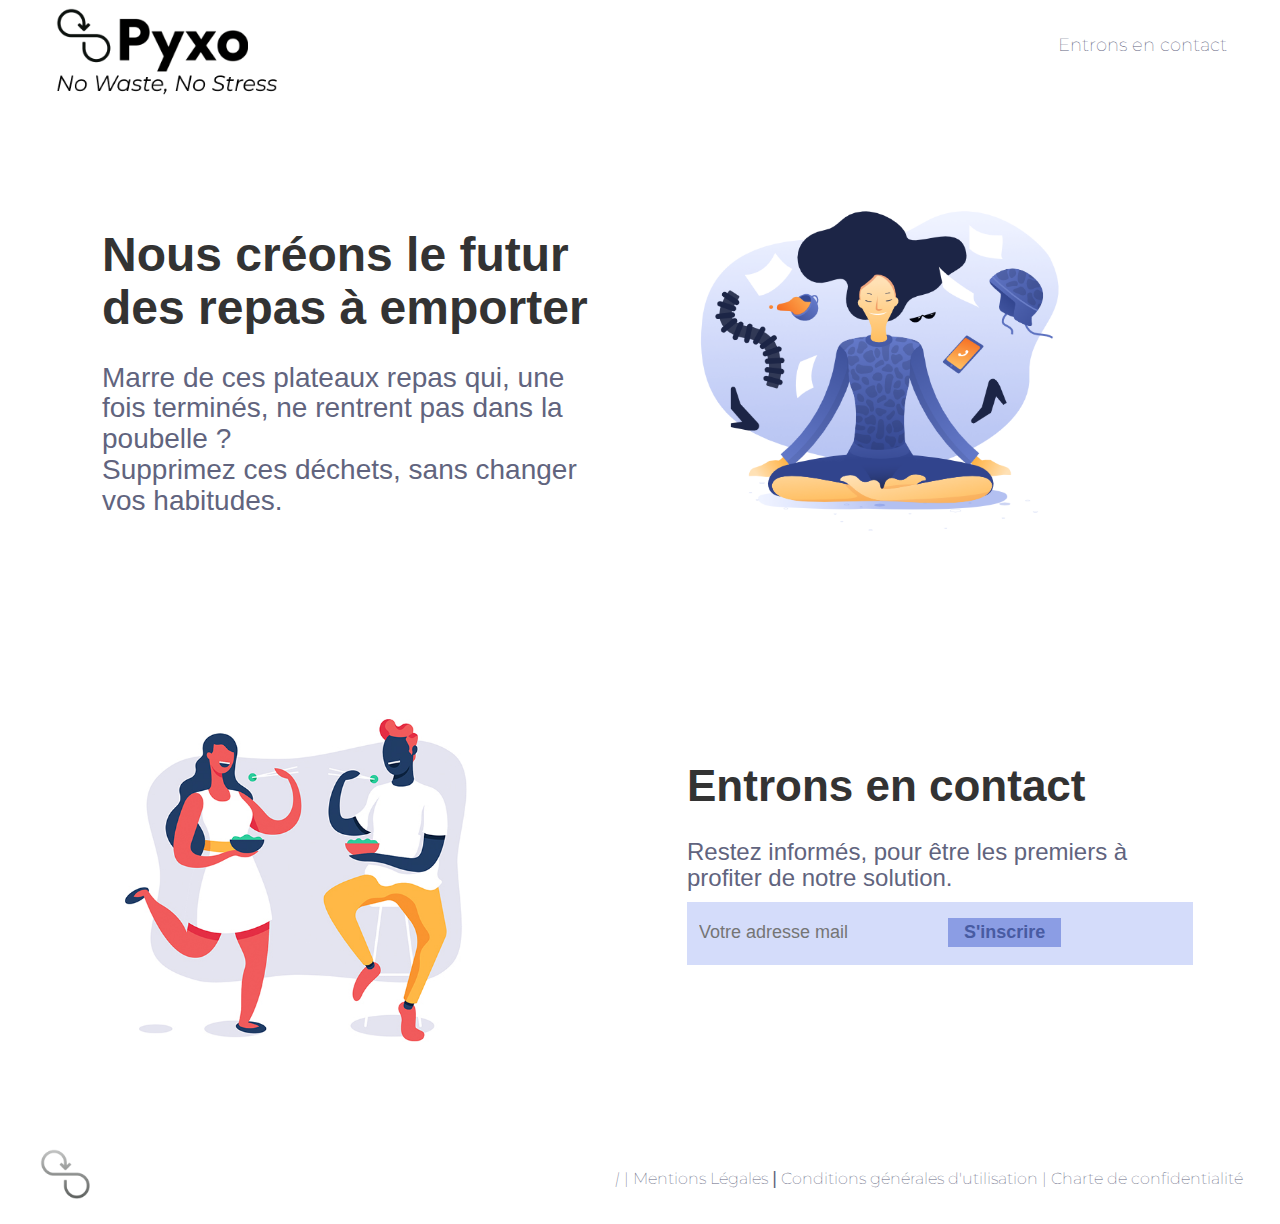
<file: Back-up git/OLD/index.html>
<!DOCTYPE html>
<html>
 
<head>



  <meta charset="utf-8">
  <title>Pyxo - No Waste, No Stress</title>
  <link rel="stylesheet" type="text/css" href="style.css">
   <link href='style.css' rel='stylesheet'>
   <link href="https://fonts.googleapis.com/css?family=Montserrat" rel="stylesheet">
  <link rel="stylesheet" href="https://use.fontawesome.com/releases/v5.0.13/css/all.css" integrity="sha384-DNOHZ68U8hZfKXOrtjWvjxusGo9WQnrNx2sqG0tfsghAvtVlRW3tvkXWZh58N9jp" crossorigin="anonymous">
    <meta http-equiv="X-UA-Compatible" content="IE=edge">
    <meta name="description" content="Marre des plateaux repas en plastique qui, une fois terminés, ne rentrent pas dans la poubelle ?
Notre solution vous permet de supprimer ces déchets, sans changer vos habitudes."/>
  <meta name="viewport" content="width=device-width, initial-scale=1">
  <link rel="stylesheet" href="https://maxcdn.bootstrapcdn.com/bootstrap/3.2.0/css/bootstrap.min.css">
<style>@import url('https://fonts.googleapis.com/css?family=Roboto');</style>
</head> 
 
<body> 

<!-- Navbar -->

 <div id="navbar">
    <div class="navbarlogo"> 
    <img src="image/logo.png" alt="Logo_Pyxo" width="225"></div>
    <div class="Nav">
  <ul class="list-inline">
   <li><a href="mailto:contact@pyxo.com" class="mail"> Entrons en contact</a> </li>
</ul></div></div>





<!-- solutions  -->
<div id="solution">

<div class="container">
  <div class="row">
    <div class="col-xs-12 col-sm-6 col-md-6">
<div class="box"> 
<h1>Nous créons le futur des repas à emporter</h1>
<h2>Marre de ces plateaux repas qui, une fois terminés, ne rentrent pas dans la poubelle ?<br>
Supprimez ces déchets, sans changer vos habitudes.</br></h2></div></div>
  <div class="row middle-xs">
    <div class="col-xs-12 col-sm-6 col-md-6">
<div class="box"> <img src="image/landing_illustration.png" alt="landing_illustration.png" width="400">
</div></div>
   </div></div> </div></div>
 


<!-- subscribe  -->
<div id="subscribe">

<div class="container">
  <div class="row middle-xs">
    <div class="col-xs-12 col-sm-6 col-md-6">
<div class="box"> <img src="image/subscribe_illustration.png" alt="subscribe_illustration.png" width="400">
</div></div>

  <div class="row">
    <div class="col-xs-12 col-sm-6 col-md-6">
<div class="box"> 
<h1>Entrons en contact</h1>
<h2>Restez informés, pour être les premiers à profiter de notre solution.</h2>


<!-- Begin MailChimp Signup Form -->
<link href="//cdn-images.mailchimp.com/embedcode/slim-10_7.css" rel="stylesheet" type="text/css">

<div id="mc_embed_signup">
<form action="https://pyxo.us19.list-manage.com/subscribe/post?u=0ab9ec901aa114e27e7e3a5c6&amp;id=29a1f68306" method="post" id="mc-embedded-subscribe-form" name="mc-embedded-subscribe-form" class="validate" target="_blank" novalidate>
    <div id="mc_embed_signup_scroll">

<ul class="list-inline">
<li>
  <input type="email" value="" name="EMAIL" class="email" id="mce-EMAIL" placeholder="Votre adresse mail" required>
    <!-- real people should not fill this in and expect good things - do not remove this or risk form bot signups-->
    <div style="position: absolute; left: -5000px;" aria-hidden="true"><input type="text" name="b_0ab9ec901aa114e27e7e3a5c6_29a1f68306" tabindex="-1" value=""></div></li>
<li>
    <div class="clear"><input type="submit" value="S'inscrire" name="subscribe" id="mc-embedded-subscribe" class="button"></div>
</li></div></form></div>
<!--End mc_embed_signup-->
</div></div>
</div></div> </div></div>


<!-- Footer  -->
<div id="footer"> 

 <div class="bottom_logo"> 
    <img src="image/logo_bottom.png" alt="Logo_Pyxo" width="50"></div>
    <div class="footer">
  <ul class="list-inline">
   <li>
<a href="https://www.facebook.com/Pyxo-424955214696438/" class="social" target="_blank"> <i class="fab fa-facebook">  |</i> </a>
  <a href="#" class="social" target="_blank"> <i class="fab fa-instagram"></i></a>
  <a href="#" class="footnote" "> | Mentions Légales </a>|<a href="#" class="footnote" "> Conditions générales d'utilisation </a><a href="#" class="footnote" > | Charte de confidentialité </a>
   </li>
</ul></div>



</div>




</body>
 
</html>
</file>
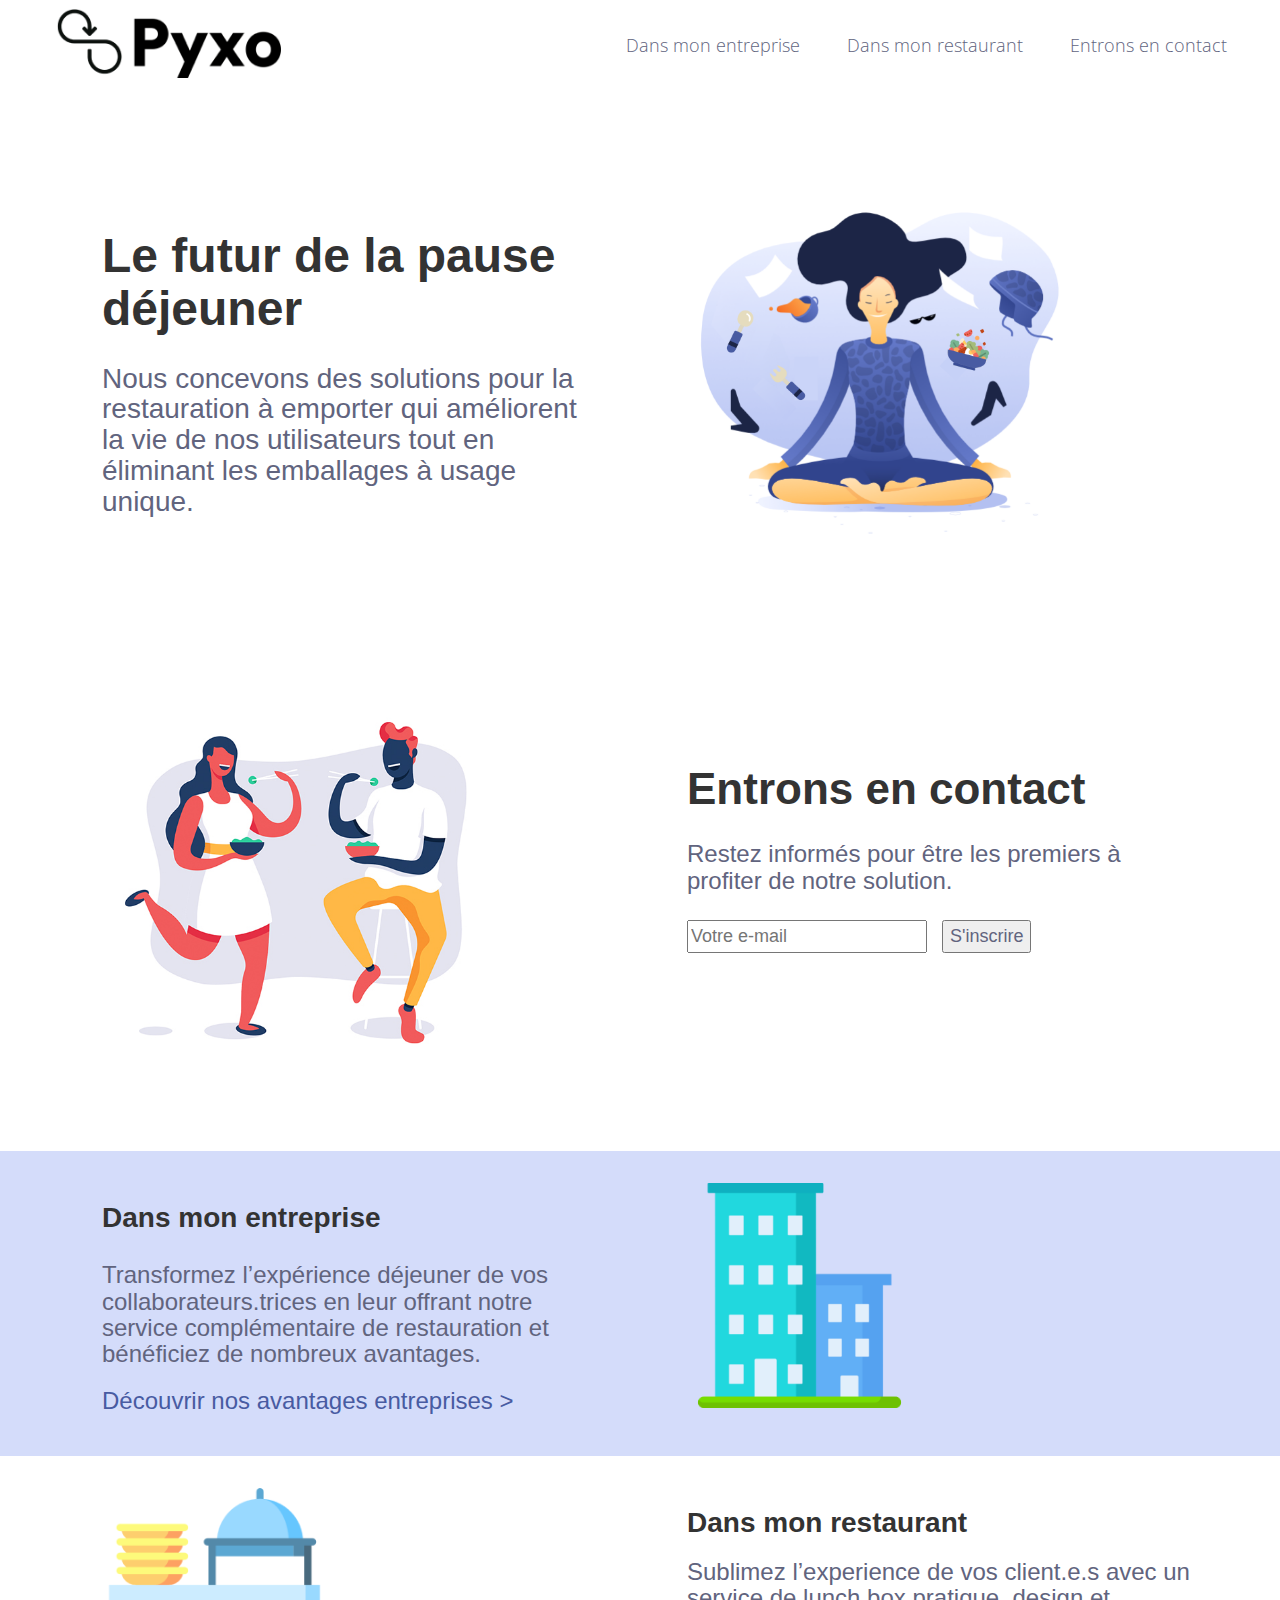
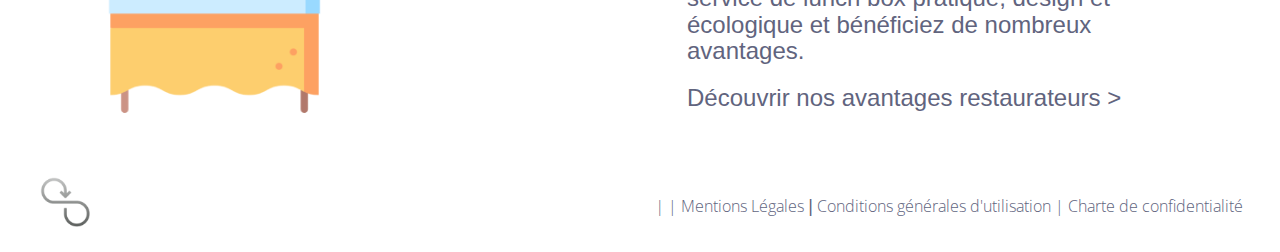
<file: backup/Back-up 25092018/index.html>
<!DOCTYPE html>
<html>
 
<head>
  
  <!-- Global site tag (gtag.js) - Google Analytics -->
<script async src="https://www.googletagmanager.com/gtag/js?id=UA-125915329-1"></script>
<script>
  window.dataLayer = window.dataLayer || [];
  function gtag(){dataLayer.push(arguments);}
  gtag('js', new Date());

  gtag('config', 'UA-125915329-1');
</script>

  <meta charset="utf-8">
  <title>Pyxo</title>
  <link rel="stylesheet" type="text/css" href="style.css">
   <link href='style.css' rel='stylesheet'>
   <link href="https://fonts.googleapis.com/css?family=Montserrat" rel="stylesheet">
   <link href="https://fonts.googleapis.com/css?family=Open+Sans" rel="stylesheet">
  <link rel="stylesheet" href="https://use.fontawesome.com/releases/v5.0.13/css/all.css" integrity="sha384-DNOHZ68U8hZfKXOrtjWvjxusGo9WQnrNx2sqG0tfsghAvtVlRW3tvkXWZh58N9jp" crossorigin="anonymous">
    <meta http-equiv="X-UA-Compatible" content="IE=edge">
    <meta name="description" content="Marre des plateaux repas en plastique qui, une fois terminés, ne rentrent pas dans la poubelle ?
Notre solution vous permet de supprimer ces déchets, sans changer vos habitudes."/>
  <meta name="viewport" content="width=device-width, initial-scale=1">
  <link rel="stylesheet" href="https://maxcdn.bootstrapcdn.com/bootstrap/3.2.0/css/bootstrap.min.css">
<link rel="icon" href="favicon.ico">
<style>@import url('https://fonts.googleapis.com/css?family=Roboto');</style>
</head> 
 
<body> 

<!-- Navbar -->

 <div id="navbar">
    <div class="navbarlogo"> 
    <a href="index.html"> <img src="image/logo.png" alt="Logo_Pyxo" width="225"></a></div>
    <div class="Nav">
  <ul class="list-inline">
 <li><a href="pyxo-corporates.html" class="link" target="_blank">Dans mon entreprise</a> </li>
 <li><a href="pyxo-restaurants.html" class="link" target="_blank">Dans mon restaurant</a> </li>
  <li><a href="mailto:hello@pyxo.fr" class="mail"> Entrons en contact</a> </li>
 </ul></div></div>


<!-- solutions  -->
<div id="solution">
<div class="container">
  <div class="row">
    <div class="col-xs-12 col-sm-6 col-md-6">
<div class="box"> 
<h1>Le futur de la pause déjeuner</h1>
<h2>Nous concevons des solutions pour la restauration à emporter qui améliorent la vie de nos utilisateurs tout en éliminant les emballages à usage unique.</h2></div></div>
  <div class="row middle-xs">
    <div class="col-xs-12 col-sm-6 col-md-6">
<div class="box"> <img src="image/landing_illustration.png" alt="landing_illustration.png" width="400">
</div></div></div></div> </div></div>
 

<!-- subscribe  -->
<div id="subscribe">

<div class="container">
  <div class="row middle-xs">
    <div class="col-xs-12 col-sm-6 col-md-6">
<div class="box"> <img src="image/subscribe_illustration.png" alt="subscribe_illustration.png" width="400"></div></div>

  <div class="row">
    <div class="col-xs-12 col-sm-6 col-md-6">
<div class="box"> 
<h1>Entrons en contact</h1>
<h2>Restez informés pour être les premiers à profiter de notre solution.</h2>

<!-- Begin MailChimp Signup Form -->
<link href="//cdn-images.mailchimp.com/embedcode/slim-10_7.css" rel="stylesheet" type="text/css" href="style.css">
<div id="mc_embed_signup">
<form action="https://pyxo.us19.list-manage.com/subscribe/post?u=59adde8e515537bee728a7d04&amp;id=2bb885576f" method="post" id="mc-embedded-subscribe-form" name="mc-embedded-subscribe-form" class="validate" target="_blank" novalidate> <div id="mc_embed_signup_scroll">
<ul class="list-inline">
<li>  <input type="email" value="" name="EMAIL" class="email" id="mce-EMAIL" placeholder="Votre e-mail" required>
    <!-- real people should not fill this in and expect good things - do not remove this or risk form bot signups-->
    <div style="position: absolute; left: -5000px;" aria-hidden="true"><input type="text" name="b_59adde8e515537bee728a7d04_2bb885576f" tabindex="-1" value=""></div></li>
<li><div class="clear"><input type="submit" value="S'inscrire" name="subscribe" id="mc-embedded-subscribe" class="button"></div>
</li></div></form></div>
<!--End mc_embed_signup-->

</div></div></div></div> </div></div>



<!-- entreprise  -->
<div id="entreprise">
<div class="container">
  <div class="row">
    <div class="col-xs-12 col-sm-6 col-md-6">
<div class="box"> 
<h1>Dans mon entreprise</h1>
<h2>Transformez l’expérience déjeuner de vos collaborateurs.trices en leur offrant notre service complémentaire de restauration et bénéficiez de nombreux avantages.</h2>
<h3><a href="pyxo-corporates.html" class="avantages_1" target="_blank"> Découvrir nos avantages entreprises > </a></h3>

</div></div>
  <div class="row middle-xs">
    <div class="col-xs-12 col-sm-6 col-md-6">
<div class="box"> <img src="image/entreprise.png" alt="entreprise.png" width="225">
</div></div></div></div> </div></div>
 

<!-- restaurant  -->
<div id="restaurant">
<div class="container">
  <div class="row middle-xs">
    <div class="col-xs-12 col-sm-6 col-md-6">
<div class="box"> <img src="image/restaurant.png" alt="restaurant.png" width="225">
</div></div>

  <div class="row">
    <div class="col-xs-12 col-sm-6 col-md-6">
<div class="box"> 
<h1>Dans mon restaurant</h1>
<h2>Sublimez l’experience de vos client.e.s avec un service de lunch box pratique, design et écologique et bénéficiez de nombreux avantages.</h2>
<h3><a href="pyxo-restaurants.html" class="avantages_2" target="_blank"> Découvrir nos avantages restaurateurs > </a></h3>
</div></div></div> </div></div></div>





<!-- Footer  -->
<div id="footer"> 
 <div class="bottom_logo"> 
    <a href="#"> <img src="image/logo_bottom.png" alt="Logo_Pyxo" width="50"></a>
    </div>
    <div class="footer">
  <ul class="list-inline">
   <li>
<a href="https://www.facebook.com/Pyxo-424955214696438/" class="social" target="_blank"> <i class="fab fa-facebook">  |</i> </a>
  <a href="https://www.instagram.com/pyxo.world/" class="social" target="_blank"> <i class="fab fa-instagram"></i></a>
  <a href="#" class="footnote" "> | Mentions Légales </a>|<a href="#" class="footnote" "> Conditions générales d'utilisation </a><a href="#" class="footnote" > | Charte de confidentialité </a>
   </li></ul></div></div>

</body> 
</html>
</file>
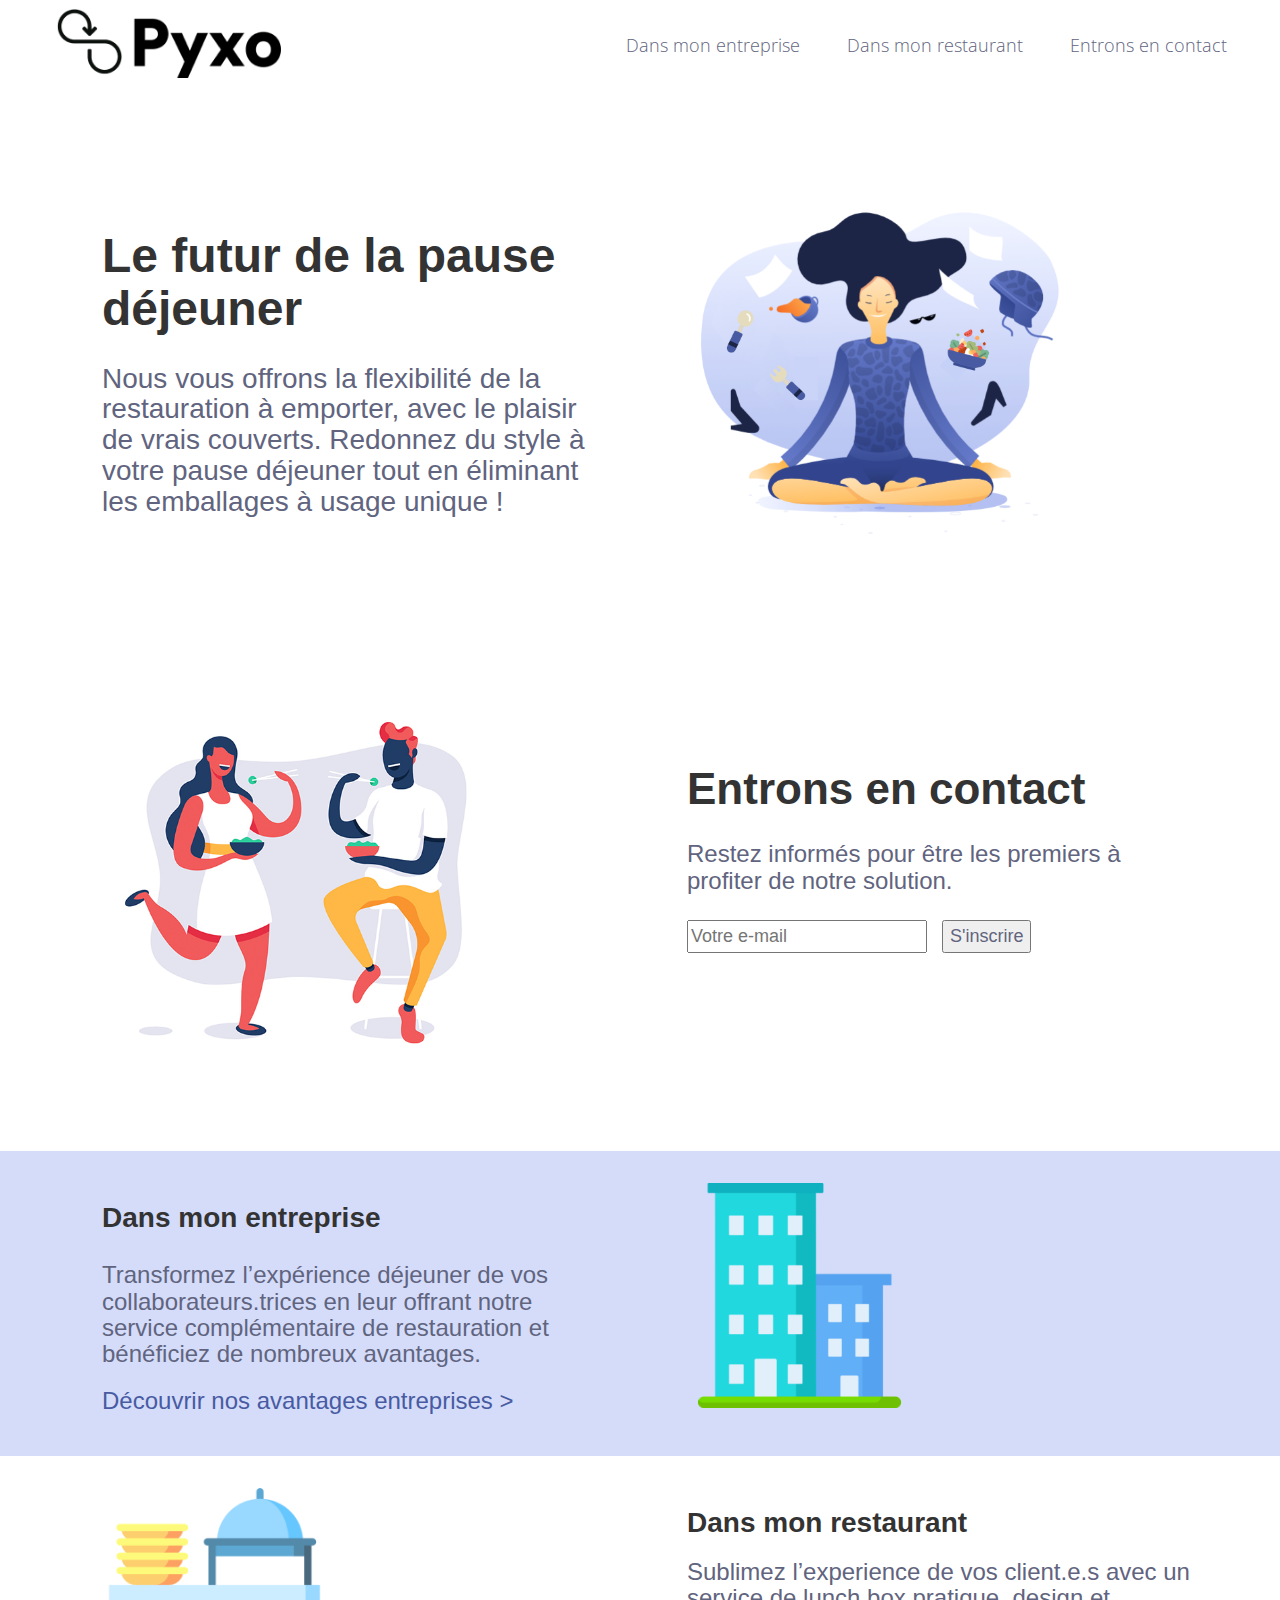
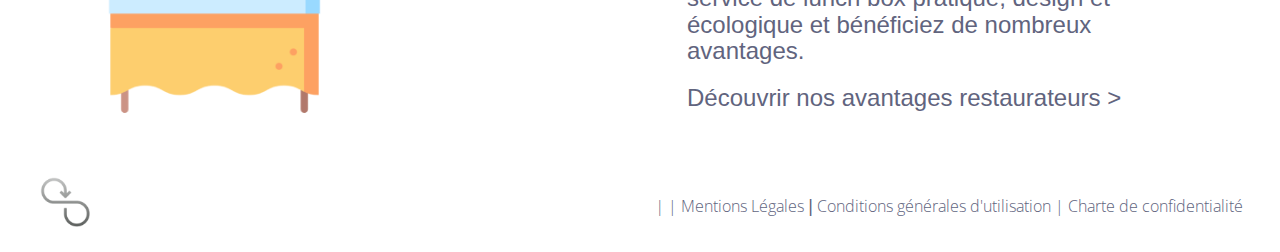
<file: backup/backup 26092018/index.html>
<!DOCTYPE html>
<html lang="fr">
 
<head>
  
  <!-- Global site tag (gtag.js) - Google Analytics -->
<script async src="https://www.googletagmanager.com/gtag/js?id=UA-125915329-1"></script>
<script>
  window.dataLayer = window.dataLayer || [];
  function gtag(){dataLayer.push(arguments);}
  gtag('js', new Date());

  gtag('config', 'UA-125915329-1');
</script>

  <meta charset="utf-8">
  <title>Pyxo</title>
  <link rel="stylesheet" type="text/css" href="style.css">
   <link href="https://fonts.googleapis.com/css?family=Montserrat" rel="stylesheet">
   <link href="https://fonts.googleapis.com/css?family=Open+Sans" rel="stylesheet">
   <link REL="shortcut icon" href="image/favicon.ico">
  <link rel="stylesheet" href="https://use.fontawesome.com/releases/v5.0.13/css/all.css" integrity="sha384-DNOHZ68U8hZfKXOrtjWvjxusGo9WQnrNx2sqG0tfsghAvtVlRW3tvkXWZh58N9jp" crossorigin="anonymous">
    <meta http-equiv="X-UA-Compatible" content="IE=edge">
    <meta name="description" content="Pyxo conçoit des solutions améliorant le confort de la restauration à emporter tout en éliminant les emballages à usage unique."/>
  <meta name="viewport" content="width=device-width, initial-scale=1">
  <link rel="stylesheet" href="https://maxcdn.bootstrapcdn.com/bootstrap/3.2.0/css/bootstrap.min.css">
<style>@import url('https://fonts.googleapis.com/css?family=Roboto');</style>
</head> 
 
<body> 

<!-- Navbar -->

 <div id="navbar">
    <div class="navbarlogo"> 
    <a href="https://www.pyxo.fr/"> <img src="image/logo.png" alt="Logo_Pyxo" width="225"></a></div>
    <div class="Nav">
  <ul class="list-inline">
 <li><a href="https://www.pyxo.fr/pyxo-corporates" class="link">Dans mon entreprise</a> </li>
 <li><a href="https://www.pyxo.fr/pyxo-restaurants" class="link">Dans mon restaurant</a> </li>
  <li><a href="mailto:hello@pyxo.fr" class="mail"> Entrons en contact</a> </li>
 </ul></div></div>


<!-- solutions  -->
<div id="solution">
<div class="container">
  <div class="row">
    <div class="col-xs-12 col-sm-6 col-md-6">
<div class="box"> 
<h1>Le futur de la pause déjeuner</h1>
<h2>Nous vous offrons la flexibilité de la restauration à emporter, avec le plaisir de vrais couverts. Redonnez du style à votre pause déjeuner tout en éliminant les emballages à usage unique !</h2></div></div>
  <div class="row middle-xs">
    <div class="col-xs-12 col-sm-6 col-md-6">
<div class="box"> <img src="image/landing_illustration.png" alt="landing_illustration.png" width="400">
</div></div></div></div> </div></div>
 

<!-- subscribe  -->
<div id="subscribe">

<div class="container">
  <div class="row middle-xs">
    <div class="col-xs-12 col-sm-6 col-md-6">
<div class="box"> <img src="image/subscribe_illustration.png" alt="subscribe_illustration.png" width="400"></div></div>

  <div class="row">
    <div class="col-xs-12 col-sm-6 col-md-6">
<div class="box"> 
<h1>Entrons en contact</h1>
<h2>Restez informés pour être les premiers à profiter de notre solution.</h2>

<!-- Begin MailChimp Signup Form -->
<link href="//cdn-images.mailchimp.com/embedcode/slim-10_7.css" rel="stylesheet" type="text/css" href="style.css">

<div id="mc_embed_signup">
<form action="https://pyxo.us19.list-manage.com/subscribe/post?u=59adde8e515537bee728a7d04&amp;id=2bb885576f" method="post" id="mc-embedded-subscribe-form" name="mc-embedded-subscribe-form" class="validate" target="_blank" novalidate> 


<div id="mc_embed_signup_scroll">
<ul class="list-inline">
<li>  <input type="email" value="" name="EMAIL" class="email" id="mce-EMAIL" placeholder="Votre e-mail" required>
    <!-- real people should not fill this in and expect good things - do not remove this or risk form bot signups-->
    <div style="position: absolute; left: -5000px;" aria-hidden="true"><input type="text" name="b_59adde8e515537bee728a7d04_2bb885576f" tabindex="-1" value=""></div></li>
<li><div class="clear"><input type="submit" value="S'inscrire" name="subscribe" id="mc-embedded-subscribe" class="button"></div></li>
</ul>
</div>
</form>
</div>
<!--End mc_embed_signup-->

</div></div></div></div> </div></div>



<!-- entreprise  -->
<div id="entreprise">
<div class="container">
  <div class="row">
    <div class="col-xs-12 col-sm-6 col-md-6">
<div class="box"> 
<h1>Dans mon entreprise</h1>
<h2>Transformez l’expérience déjeuner de vos collaborateurs.trices en leur offrant notre service complémentaire de restauration et bénéficiez de nombreux avantages.</h2>
<h3><a href="https://www.pyxo.fr/pyxo-corporates" class="avantages_1" > Découvrir nos avantages entreprises > </a></h3>

</div></div>
  <div class="row middle-xs">
    <div class="col-xs-12 col-sm-6 col-md-6">
<div class="box"> <img src="image/entreprise.png" alt="entreprise.png" width="225">
</div></div></div></div> </div></div>
 

<!-- restaurant  -->
<div id="restaurant">
<div class="container">
  <div class="row middle-xs">
    <div class="col-xs-12 col-sm-6 col-md-6">
<div class="box"> <img src="image/restaurant.png" alt="restaurant.png" width="225">
</div></div>

  <div class="row">
    <div class="col-xs-12 col-sm-6 col-md-6">
<div class="box"> 
<h1>Dans mon restaurant</h1>
<h2>Sublimez l’experience de vos client.e.s avec un service de lunch box pratique, design et écologique et bénéficiez de nombreux avantages.</h2>
<h3><a href="https://www.pyxo.fr/pyxo-restaurants" class="avantages_2" > Découvrir nos avantages restaurateurs > </a></h3>
</div></div></div> </div></div></div>





<!-- Footer  -->
<div id="footer"> 
 <div class="bottom_logo"> 
    <a href="#"> <img src="image/logo_bottom.png" alt="Logo_Pyxo" width="50"></a>
    </div>
    <div class="footer">
  <ul class="list-inline">
   <li>
<a href="https://www.facebook.com/Pyxo-424955214696438/" class="social" target="_blank"> <i class="fab fa-facebook">  |</i> </a>
  <a href="https://www.instagram.com/pyxo.world/" class="social" target="_blank"> <i class="fab fa-instagram"></i></a>
  <a href="#" class="footnote"> | Mentions Légales </a>|<a href="#" class="footnote"> Conditions générales d'utilisation </a><a href="#" class="footnote"> | Charte de confidentialité </a>
   </li></ul></div></div>

</body> 
</html>
</file>
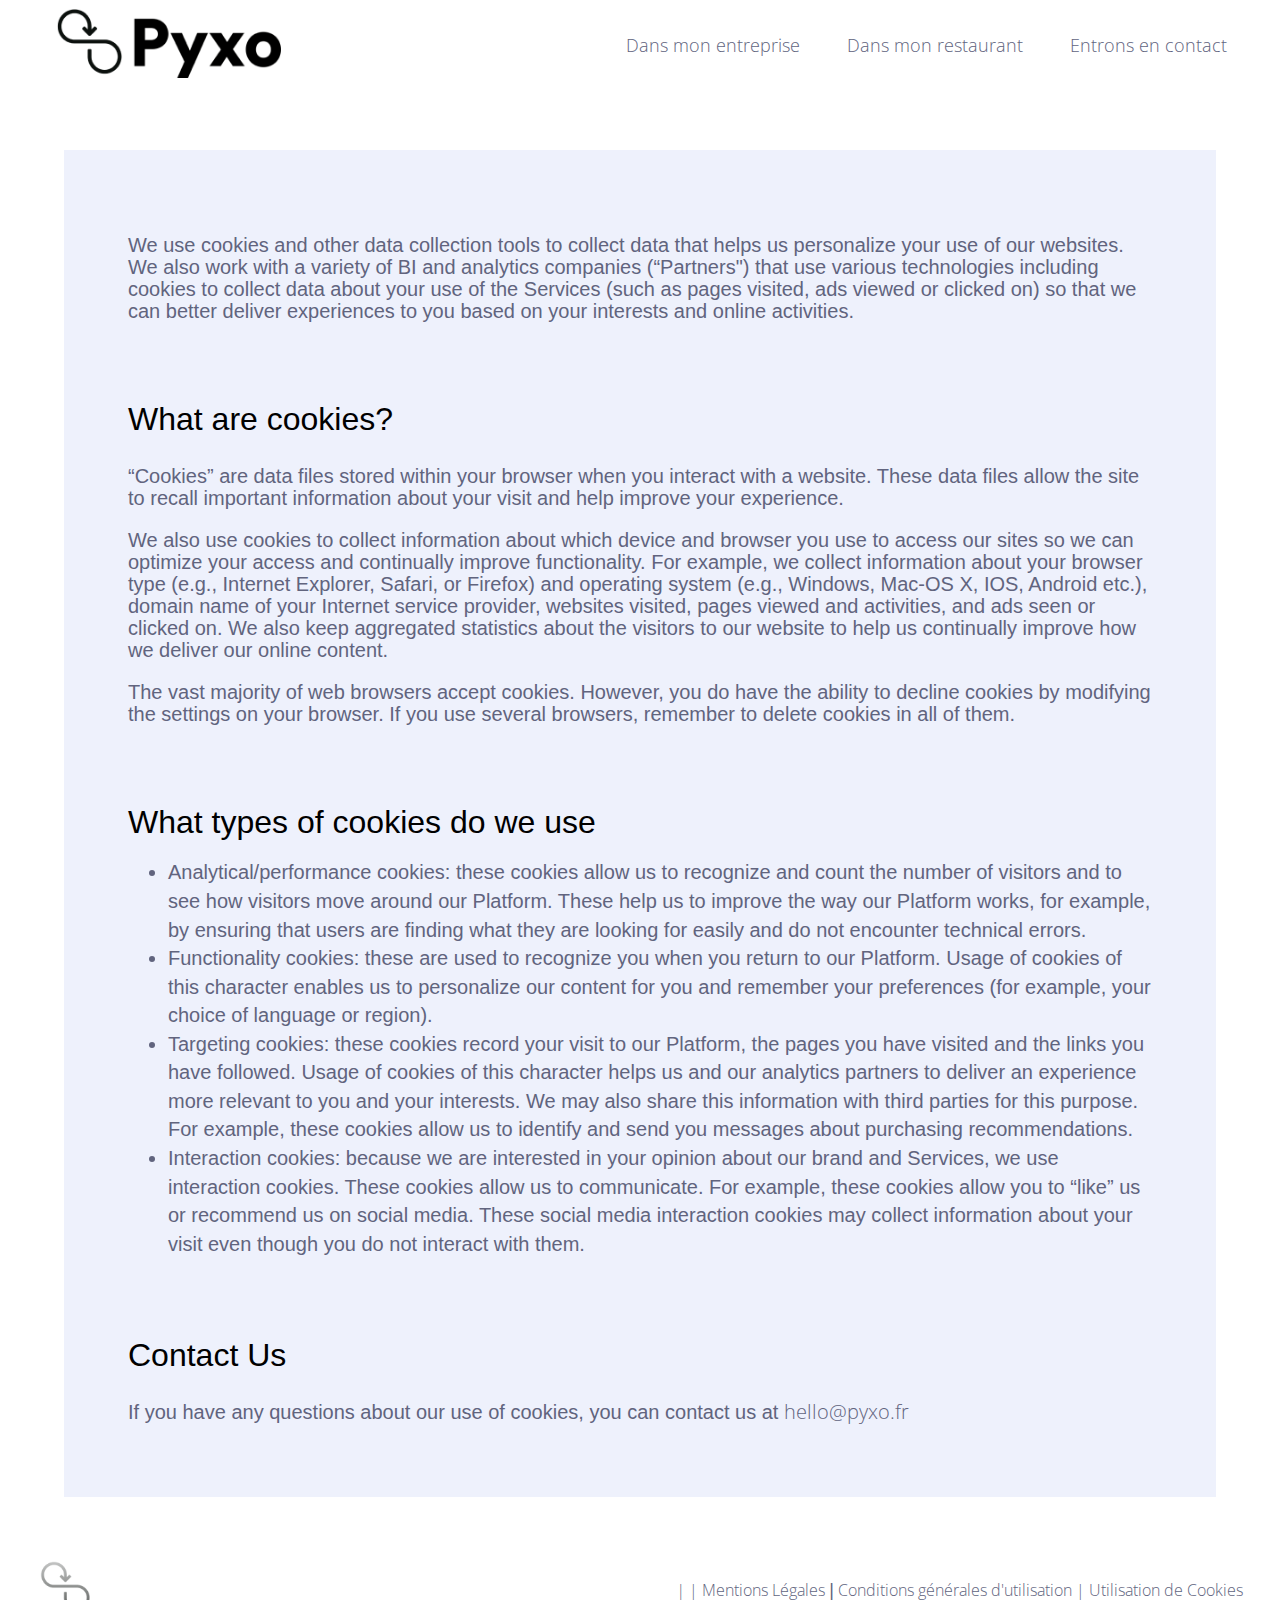
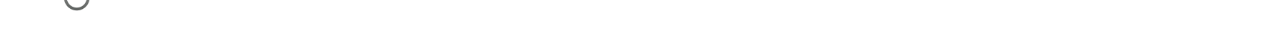
<file: Running www 01102018/cookies.html>
<!DOCTYPE html>
<html lang="fr">
 
<head>
  
<!-- Google Tag Manager -->
<script>(function(w,d,s,l,i){w[l]=w[l]||[];w[l].push({'gtm.start':
new Date().getTime(),event:'gtm.js'});var f=d.getElementsByTagName(s)[0],
j=d.createElement(s),dl=l!='dataLayer'?'&l='+l:'';j.async=true;j.src=
'https://www.googletagmanager.com/gtm.js?id='+i+dl;f.parentNode.insertBefore(j,f);
})(window,document,'script','dataLayer','GTM-PVRXPWH');</script>
<!-- End Google Tag Manager -->


  <!-- Global site tag (gtag.js) - Google Analytics -->
<script async src="https://www.googletagmanager.com/gtag/js?id=UA-125915329-1"></script>
<script>
  window.dataLayer = window.dataLayer || [];
  function gtag(){dataLayer.push(arguments);}
  gtag('js', new Date());
gtag('config', 'UA-125915329-1');
</script>


<!-- Hotjar Tracking Code for www.pyxo.fr -->
<script>
    (function(h,o,t,j,a,r){
        h.hj=h.hj||function(){(h.hj.q=h.hj.q||[]).push(arguments)};
        h._hjSettings={hjid:1033153,hjsv:6};
        a=o.getElementsByTagName('head')[0];
        r=o.createElement('script');r.async=1;
        r.src=t+h._hjSettings.hjid+j+h._hjSettings.hjsv;
        a.appendChild(r);
    })(window,document,'https://static.hotjar.com/c/hotjar-','.js?sv=');
</script>



  <meta charset="utf-8">
  <title>Pyxo</title>
  <link rel="stylesheet" type="text/css" href="style.css">
   
   <link href="https://fonts.googleapis.com/css?family=Montserrat" rel="stylesheet">
   <link href="https://fonts.googleapis.com/css?family=Open+Sans" rel="stylesheet">
   <link REL="shortcut icon" href="image/favicon.ico">
  <link rel="stylesheet" href="https://use.fontawesome.com/releases/v5.0.13/css/all.css" integrity="sha384-DNOHZ68U8hZfKXOrtjWvjxusGo9WQnrNx2sqG0tfsghAvtVlRW3tvkXWZh58N9jp" crossorigin="anonymous">
    <meta http-equiv="X-UA-Compatible" content="IE=edge">
    <meta name="description" content="Pyxo conçoit des solutions améliorant le confort de la restauration à emporter tout en éliminant les emballages à usage unique."/>
  <meta name="viewport" content="width=device-width, initial-scale=1">
  <link rel="stylesheet" href="https://maxcdn.bootstrapcdn.com/bootstrap/3.2.0/css/bootstrap.min.css">
<style>@import url('https://fonts.googleapis.com/css?family=Roboto');</style>




</head> 
 
<body> 
<!-- Google Tag Manager (noscript) -->
<noscript><iframe src="https://www.googletagmanager.com/ns.html?id=GTM-PVRXPWH"
height="0" width="0" style="display:none;visibility:hidden"></iframe></noscript>
<!-- End Google Tag Manager (noscript) -->


<!-- Navbar -->

 <div id="navbar">
    <div class="navbarlogo"> 
    <a href="https://www.pyxo.fr/"> <img src="image/logo.png" alt="Logo_Pyxo" width="225"></a></div>
    <div class="Nav">
  <ul class="list-inline">
 <li><a href="https://www.pyxo.fr/corporates" class="link">Dans mon entreprise</a> </li>
 <li><a href="https://www.pyxo.fr/restaurants" class="link">Dans mon restaurant</a> </li>
  <li><a href="mailto:hello@pyxo.fr" class="mail"> Entrons en contact</a> </li>
 </ul></div></div>


<!-- cookies  -->


 <div id="cookies">

<h2>We use cookies and other data collection tools to collect data that helps us personalize your use of our websites. We also work with a variety of BI and analytics companies (“Partners") that use various technologies including cookies to collect data about your use of the Services (such as pages visited, ads viewed or clicked on) so that we can better deliver experiences to you based on your interests and online activities.</h2>

<h1>What are cookies?</h1>


<h2>“Cookies” are data files stored within your browser when you interact with a website. These data files allow the site to recall important information about your visit and help improve your experience.
</h2>

<h2>We also use cookies to collect information about which device and browser you use to access our sites so we can optimize your access and continually improve functionality. For example, we collect information about your browser type (e.g., Internet Explorer, Safari, or Firefox) and operating system (e.g., Windows, Mac-OS X, IOS, Android etc.), domain name of your Internet service provider, websites visited, pages viewed and activities, and ads seen or clicked on. We also keep aggregated statistics about the visitors to our website to help us continually improve how we deliver our online content.</h2>

<h2>The vast majority of web browsers accept cookies. However, you do have the ability to decline cookies by modifying the settings on your browser. If you use several browsers, remember to delete cookies in all of them.</h2>

<h1>What types of cookies do we use</h1>


<ul>

<li>Analytical/performance cookies: these cookies allow us to recognize and count the number of visitors and to see how visitors move around our Platform. These help us to improve the way our Platform works, for example, by ensuring that users are finding what they are looking for easily and do not encounter technical errors.</li>

<li>Functionality cookies: these are used to recognize you when you return to our Platform. Usage of cookies of this character enables us to personalize our content for you and remember your preferences (for example, your choice of language or region).</li>

<li>Targeting cookies: these cookies record your visit to our Platform, the pages you have visited and the links you have followed. Usage of cookies of this character helps us and our analytics partners to deliver an experience more relevant to you and your interests. We may also share this information with third parties for this purpose. For example, these cookies allow us to identify and send you messages about purchasing recommendations.</li>

<li>Interaction cookies: because we are interested in your opinion about our brand and Services, we use interaction cookies. These cookies allow us to communicate. For example, these cookies allow you to “like” us or recommend us on social media. These social media interaction cookies may collect information about your visit even though you do not interact with them.</li>
</ul>



<h1>Contact Us</h1>

<h2>If you have any questions about our use of cookies, you can contact us at <a href="mailto:hello@pyxo.fr" class="mail"> hello@pyxo.fr</a> 
</h2>

</div>







<!-- Footer  -->
<div id="footer"> 
 <div class="bottom_logo"> 
    <a href="#"> <img src="image/logo_bottom.png" alt="Logo_Pyxo" width="50"></a>
    </div>
    <div class="footer">
  <ul class="list-inline">
   <li>
<a href="https://www.facebook.com/Pyxo-424955214696438/" class="social" target="_blank"> <i class="fab fa-facebook">  |</i> </a>
  <a href="https://www.instagram.com/pyxo.world/" class="social" target="_blank"> <i class="fab fa-instagram"></i></a>
  <a href="#" class="footnote"> | Mentions Légales </a>|<a href="#" class="footnote"> Conditions générales d'utilisation </a><a href="www.pyxo.fr/cookies" class="footnote"> | Utilisation de Cookies </a>
   </li></ul></div></div>





</body> 
</html>
</file>
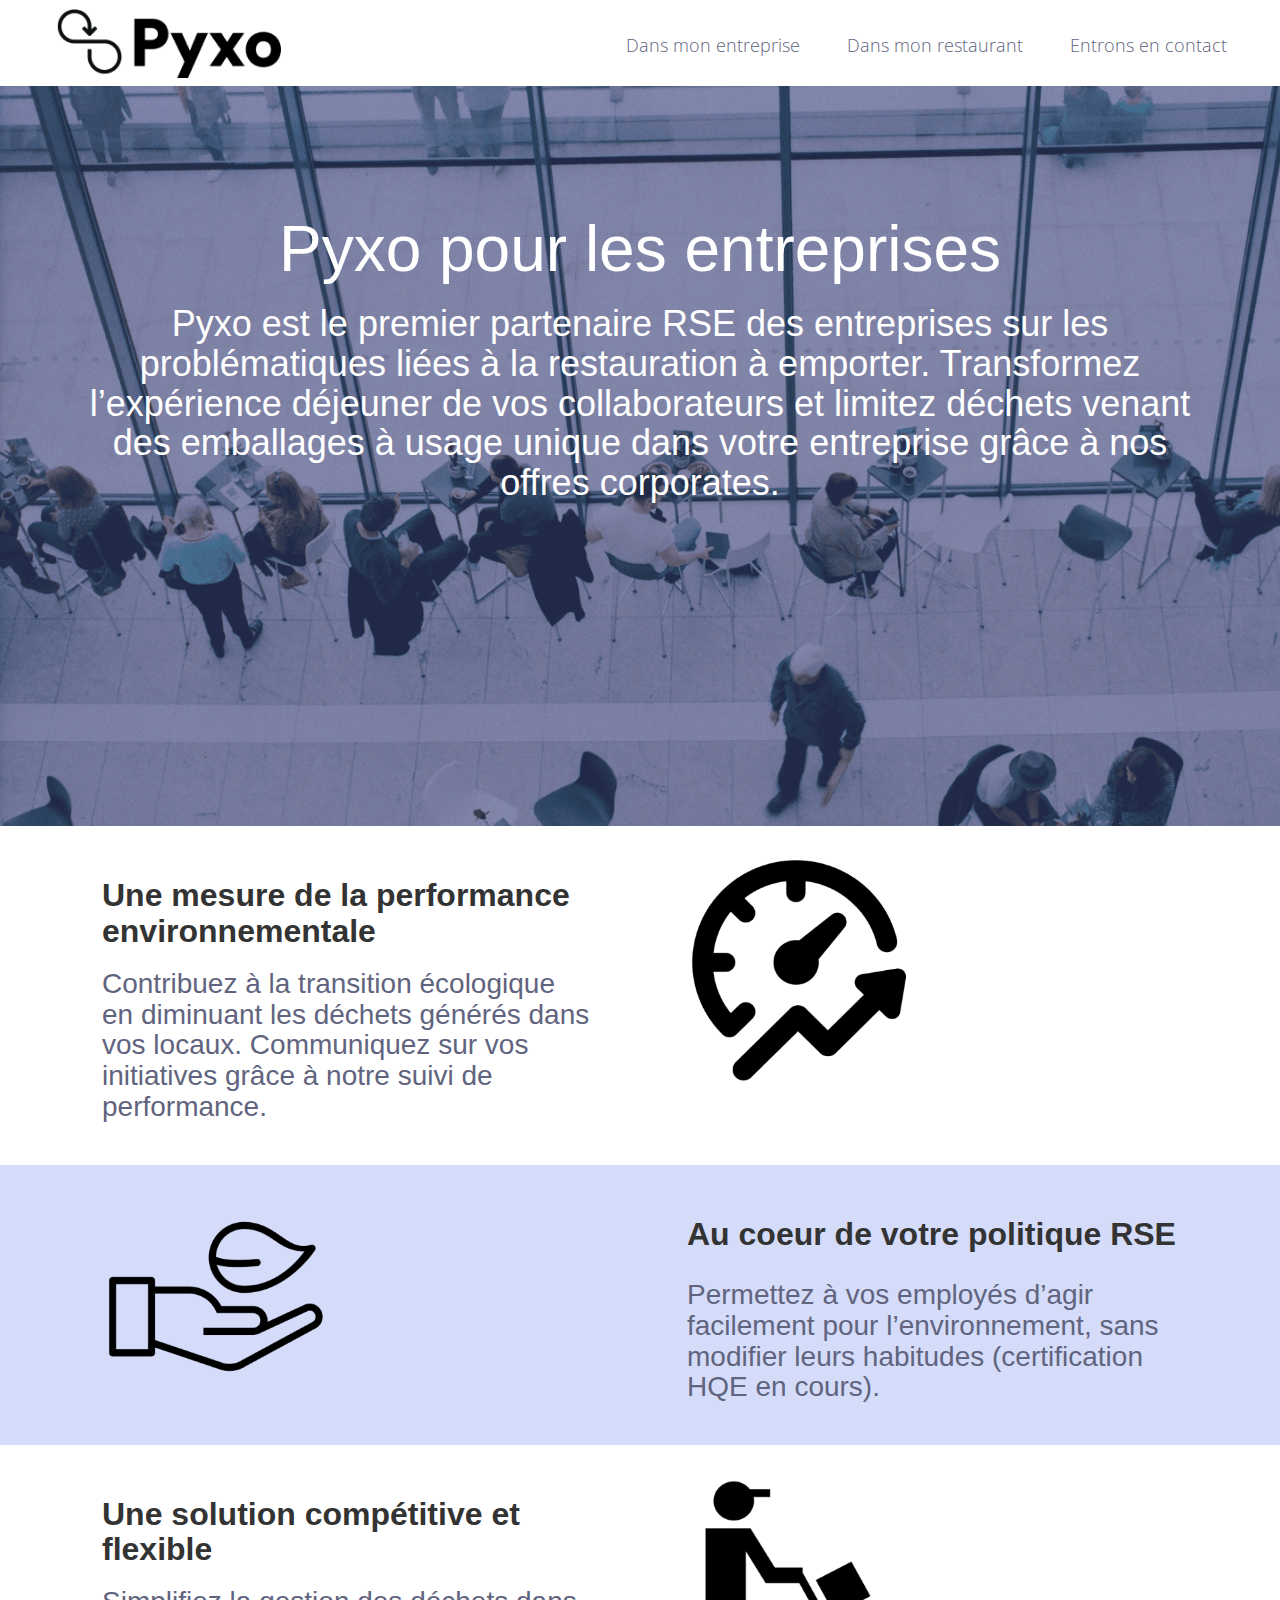
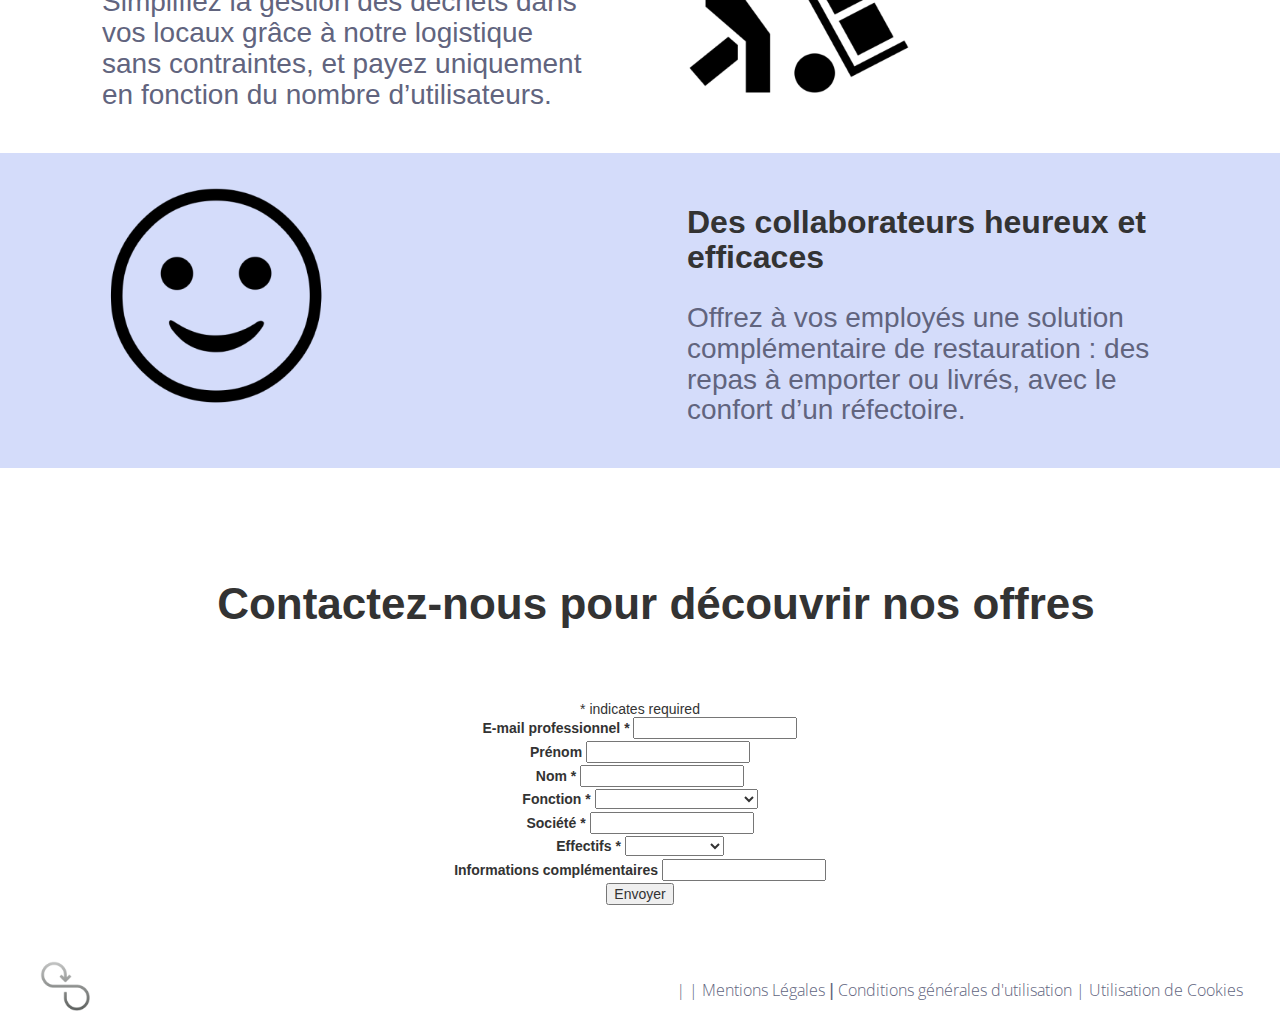
<file: Running www 01102018/corporates.html>
<!DOCTYPE html>
<html lang="fr">
 
<head>
 <!-- Google Tag Manager -->
<script>(function(w,d,s,l,i){w[l]=w[l]||[];w[l].push({'gtm.start':
new Date().getTime(),event:'gtm.js'});var f=d.getElementsByTagName(s)[0],
j=d.createElement(s),dl=l!='dataLayer'?'&l='+l:'';j.async=true;j.src=
'https://www.googletagmanager.com/gtm.js?id='+i+dl;f.parentNode.insertBefore(j,f);
})(window,document,'script','dataLayer','GTM-PVRXPWH');</script>
<!-- End Google Tag Manager -->

<!-- Hotjar Tracking Code for www.pyxo.fr -->
<script>
    (function(h,o,t,j,a,r){
        h.hj=h.hj||function(){(h.hj.q=h.hj.q||[]).push(arguments)};
        h._hjSettings={hjid:1033153,hjsv:6};
        a=o.getElementsByTagName('head')[0];
        r=o.createElement('script');r.async=1;
        r.src=t+h._hjSettings.hjid+j+h._hjSettings.hjsv;
        a.appendChild(r);
    })(window,document,'https://static.hotjar.com/c/hotjar-','.js?sv=');
</script>




  <meta charset="utf-8">
  <title>Pyxo - Entreprises</title>
  <link rel="stylesheet" type="text/css" href="pyxo-corporates-style.css">
   <link href='style.css' rel='stylesheet'>
   <link href="https://fonts.googleapis.com/css?family=Montserrat" rel="stylesheet">
   <link REL="shortcut icon" href="image/favicon.ico">
   <link href="https://fonts.googleapis.com/css?family=Open+Sans" rel="stylesheet">
  <link rel="stylesheet" href="https://use.fontawesome.com/releases/v5.0.13/css/all.css" integrity="sha384-DNOHZ68U8hZfKXOrtjWvjxusGo9WQnrNx2sqG0tfsghAvtVlRW3tvkXWZh58N9jp" crossorigin="anonymous">
    <meta http-equiv="X-UA-Compatible" content="IE=edge">
    <meta name="description" content="Pyxo conçoit des solutions améliorant le confort de la restauration à emporter tout en éliminant les emballages à usage unique."/>
  <meta name="viewport" content="width=device-width, initial-scale=1">
  <link rel="stylesheet" href="https://maxcdn.bootstrapcdn.com/bootstrap/3.2.0/css/bootstrap.min.css">
<style>@import url('https://fonts.googleapis.com/css?family=Roboto');</style>
</head> 
 
<body> 
<!-- Google Tag Manager (noscript) -->
<noscript><iframe src="https://www.googletagmanager.com/ns.html?id=GTM-PVRXPWH"
height="0" width="0" style="display:none;visibility:hidden"></iframe></noscript>
<!-- End Google Tag Manager (noscript) -->


<!-- Navbar -->

 <div id="navbar">
    <div class="navbarlogo"> 
    <a href="https://www.pyxo.fr/"> <img src="image/logo.png" alt="Logo_Pyxo" width="225"></a></div>
    <div class="Nav">
  <ul class="list-inline">
 <li><a href="https://www.pyxo.fr/corporates" class="link">Dans mon entreprise</a> </li>
 <li><a href="https://www.pyxo.fr/restaurants" class="link" >Dans mon restaurant</a> </li>
  <li><a href="mailto:hello@pyxo.fr" class="mail"> Entrons en contact</a> </li>
 </ul></div></div>


<!-- head  -->

<div id="head">

<h1>Pyxo pour les entreprises</h1>
<h2>Pyxo est le premier partenaire RSE des entreprises sur les problématiques liées à la restauration à emporter. Transformez l’expérience déjeuner de vos collaborateurs et limitez déchets venant des emballages à usage unique dans votre entreprise grâce à nos offres corporates.</h2>

</div>





<!-- performance  -->
<div id="type_1">
<div class="container">
  <div class="row">
    <div class="col-xs-12 col-sm-6 col-md-6">
<div class="box"> 
<h1>Une mesure de la performance environnementale</h1>
<h2>Contribuez à la transition écologique en diminuant les déchets générés
dans vos locaux. Communiquez sur vos initiatives grâce à notre suivi de performance.</h2></div></div>
  <div class="row middle-xs">
    <div class="col-xs-12 col-sm-6 col-md-6">
<div class="box"> <img src="image/corporates/performance.png" alt="performance.png" width="225">
</div></div></div></div> </div></div>
 

<!-- environment  -->
<div id="type_2">
<div class="container">
  <div class="row middle-xs">
    <div class="col-xs-12 col-sm-6 col-md-6">
<div class="box"> <img src="image/corporates/environment.png" alt="environment.png" width="225">
</div></div>

  <div class="row">
    <div class="col-xs-12 col-sm-6 col-md-6">
<div class="box"> 
<h1>Au coeur de votre politique RSE</h1>
<h2>Permettez à vos employés d’agir facilement pour l’environnement, sans modifier leurs habitudes (certification HQE en cours).</h2></div></div></div> </div></div></div>
 

<!-- logistic  -->
<div id="type_1">
<div class="container">
  <div class="row">
    <div class="col-xs-12 col-sm-6 col-md-6">
<div class="box"> 
<h1>Une solution compétitive et flexible</h1>
<h2>Simplifiez la gestion des déchets dans vos locaux grâce à notre logistique sans contraintes, et payez uniquement en fonction du nombre d’utilisateurs.</h2></div></div>
  <div class="row middle-xs">
    <div class="col-xs-12 col-sm-6 col-md-6">
<div class="box"> <img src="image/corporates/logistic_worker.png" alt="logistic_worker.png" width="225">
</div></div></div></div> </div></div>
 

<!-- employees  -->
<div id="type_2">
<div class="container">
  <div class="row middle-xs">
    <div class="col-xs-12 col-sm-6 col-md-6">
<div class="box"> <img src="image/corporates/happy.png" alt="happy.png" width="225">
</div></div>

  <div class="row">
    <div class="col-xs-12 col-sm-6 col-md-6">
<div class="box"> 
<h1>Des collaborateurs heureux et efficaces</h1>
<h2>Offrez à vos employés une solution complémentaire de restauration : des repas à emporter ou livrés, avec le confort d’un réfectoire.</h2></div></div></div> </div></div></div>



<!-- subscribe  -->
<div id="subscribe">
<h1>Contactez-nous pour découvrir nos offres</h1>


<!-- Begin MailChimp Signup Form -->
<link href="//cdn-images.mailchimp.com/embedcode/classic-10_7.css" rel="stylesheet" >
<style type="text/css">
  #mc_embed_signup{background:#fff; clear:left; font:14px Helvetica,Arial,sans-serif; }
  /* Add your own MailChimp form style overrides in your site stylesheet or in this style block.
     We recommend moving this block and the preceding CSS link to the HEAD of your HTML file. */
</style>
<div id="mc_embed_signup">
<form action="https://pyxo.us19.list-manage.com/subscribe/post?u=59adde8e515537bee728a7d04&amp;id=95c1ffd40c" method="post" id="mc-embedded-subscribe-form" name="mc-embedded-subscribe-form" class="validate" target="_blank" novalidate>
    <div id="mc_embed_signup_scroll">
  
<div class="indicates-required"><span class="asterisk">*</span> indicates required</div>
<div class="mc-field-group">
  <label for="mce-EMAIL">E-mail professionnel  <span class="asterisk">*</span>
</label>
  <input type="email" value="" name="EMAIL" class="required email" id="mce-EMAIL">
</div>
<div class="mc-field-group">
  <label for="mce-FNAME">Prénom </label>
  <input type="text" value="" name="FNAME" class="" id="mce-FNAME">
</div>
<div class="mc-field-group">
  <label for="mce-LNAME">Nom  <span class="asterisk">*</span>
</label>
  <input type="text" value="" name="LNAME" class="required" id="mce-LNAME">
</div>
<div class="mc-field-group">
  <label for="mce-MMERGE8">Fonction  <span class="asterisk">*</span>
</label>
  <select name="MMERGE8" class="required" id="mce-MMERGE8">
  <option value=""></option>
  <option value="Ressources Humaines">Ressources Humaines</option>
<option value="Finance">Finance</option>
<option value="Administratif">Administratif</option>
<option value="Achats">Achats</option>
<option value="Opérations">Opérations</option>
<option value="Vente et marketing">Vente et marketing</option>
<option value="R&amp;D">R&amp;D</option>
<option value="IT">IT</option>
<option value="Juridique">Juridique</option>
<option value="Facility management">Facility management</option>
<option value="Autres">Autres</option>

  </select>
</div>
<div class="mc-field-group">
  <label for="mce-MMERGE6">Société  <span class="asterisk">*</span>
</label>
  <input type="text" value="" name="MMERGE6" class="required" id="mce-MMERGE6">
</div>
<div class="mc-field-group">
  <label for="mce-MMERGE7">Effectifs  <span class="asterisk">*</span>
</label>
  <select name="MMERGE7" class="required" id="mce-MMERGE7">
  <option value=""></option>
  <option value="moins de 25">moins de 25</option>
<option value="25-100">25-100</option>
<option value="100-500">100-500</option>
<option value="500 et plus">500 et plus</option>

  </select>
</div>
<div class="mc-field-group">
  <label for="mce-MMERGE9">Informations complémentaires </label>
  <input type="text" value="" name="MMERGE9" class="" id="mce-MMERGE9">
</div>
  <div id="mce-responses" class="clear">
    <div class="response" id="mce-error-response" style="display:none"></div>
    <div class="response" id="mce-success-response" style="display:none"></div>
  </div>    <!-- real people should not fill this in and expect good things - do not remove this or risk form bot signups-->
    <div style="position: absolute; left: -5000px;" aria-hidden="true"><input type="text" name="b_59adde8e515537bee728a7d04_95c1ffd40c" tabindex="-1" value=""></div>
    <div class="clear"><input type="submit" value="Envoyer" name="subscribe" id="mc-embedded-subscribe" class="button"></div>
    </div>
</form>
</div>
<script type='text/javascript' src='//s3.amazonaws.com/downloads.mailchimp.com/js/mc-validate.js'></script><script type='text/javascript'>(function($) {window.fnames = new Array(); window.ftypes = new Array();fnames[0]='EMAIL';ftypes[0]='email';fnames[1]='FNAME';ftypes[1]='text';fnames[2]='LNAME';ftypes[2]='text';fnames[8]='MMERGE8';ftypes[8]='dropdown';fnames[6]='MMERGE6';ftypes[6]='text';fnames[7]='MMERGE7';ftypes[7]='dropdown';fnames[3]='ADDRESS';ftypes[3]='address';fnames[4]='PHONE';ftypes[4]='phone';fnames[5]='MMERGE5';ftypes[5]='phone';fnames[9]='MMERGE9';ftypes[9]='text';}(jQuery));var $mcj = jQuery.noConflict(true);</script>
<!--End mc_embed_signup-->

</div>

<!-- Footer  -->
<div id="footer"> 
 <div class="bottom_logo"> 
    <a href="#"> <img src="image/logo_bottom.png" alt="Logo_Pyxo" width="50"></a>
    </div>
    <div class="footer">
  <ul class="list-inline">
   <li>
<a href="https://www.facebook.com/Pyxo-424955214696438/" class="social" target="_blank"> <i class="fab fa-facebook">  |</i> </a>
  <a href="https://www.instagram.com/pyxo.world/" class="social" target="_blank"> <i class="fab fa-instagram"></i></a>
  <a href="#" class="footnote"> | Mentions Légales </a>|<a href="#" class="footnote"> Conditions générales d'utilisation </a><a href="#" class="footnote" > | Utilisation de Cookies </a>
   </li></ul></div></div>





</body>
</file>
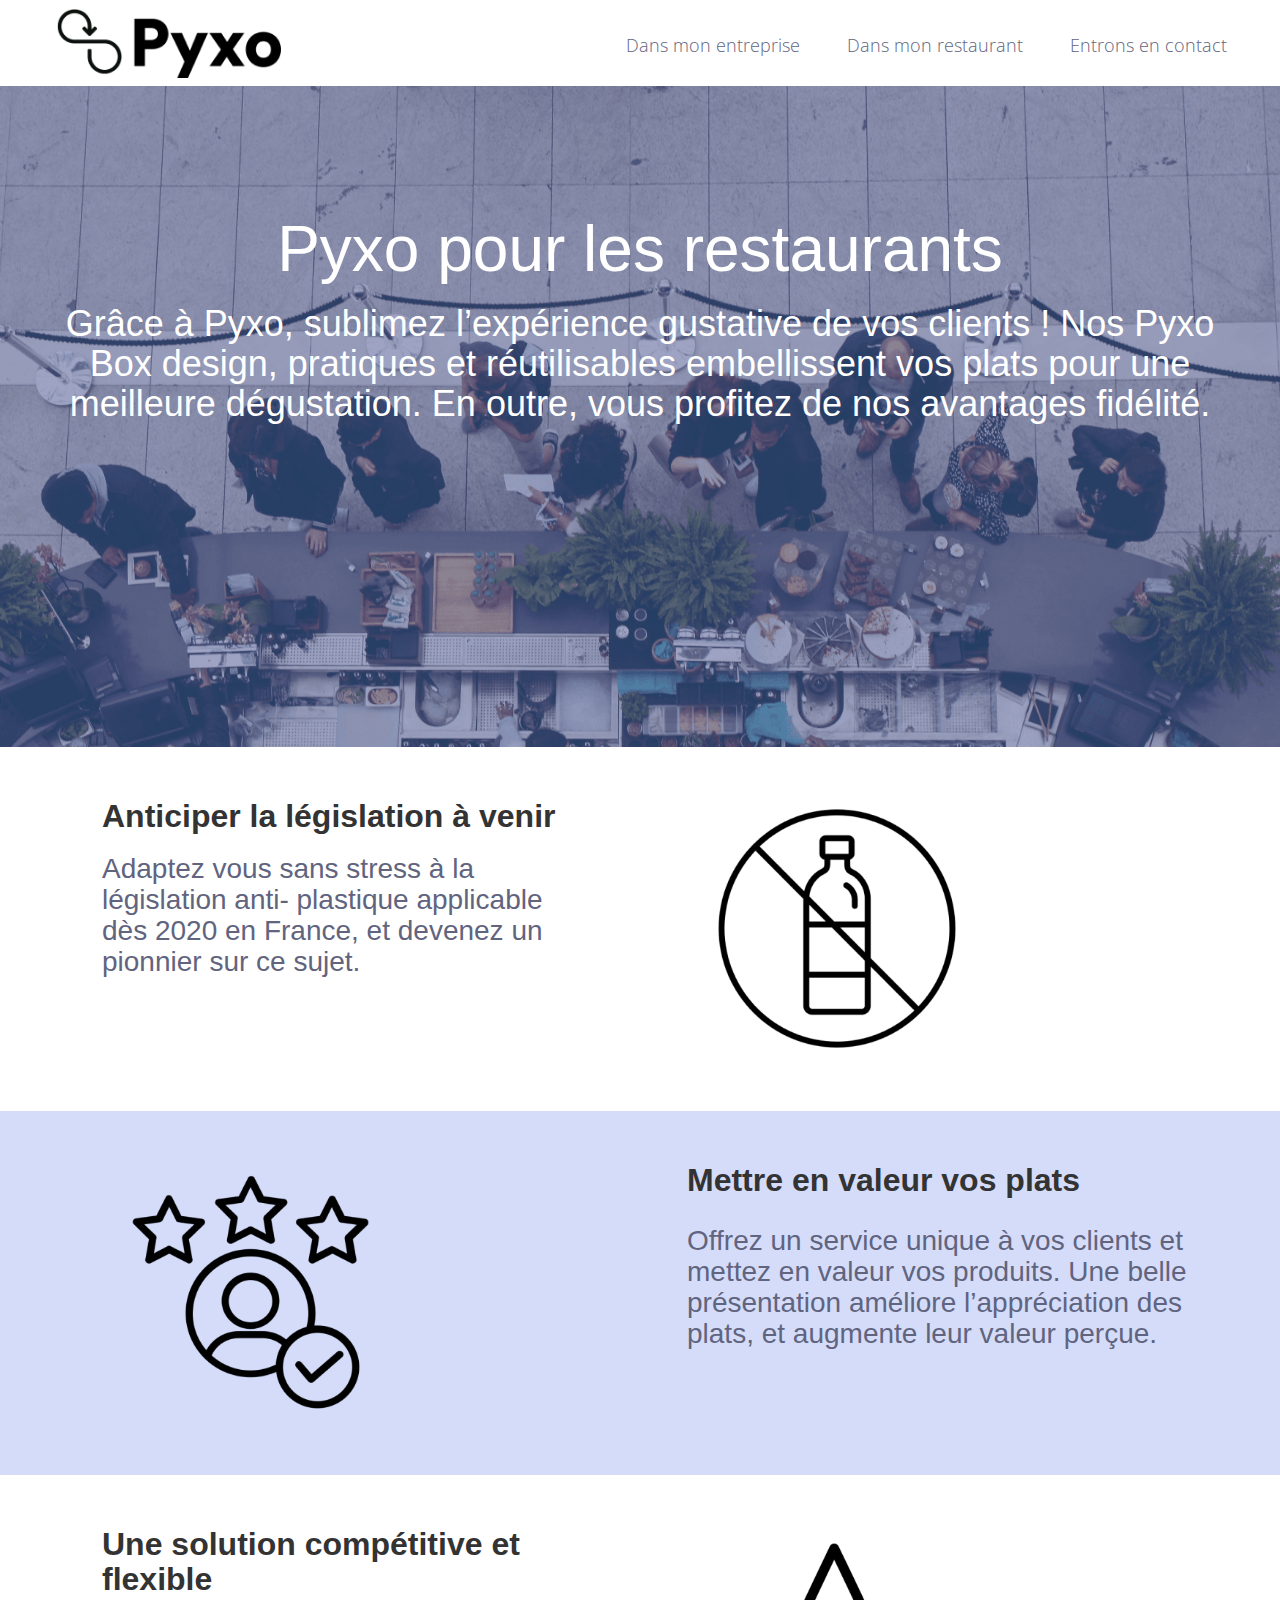
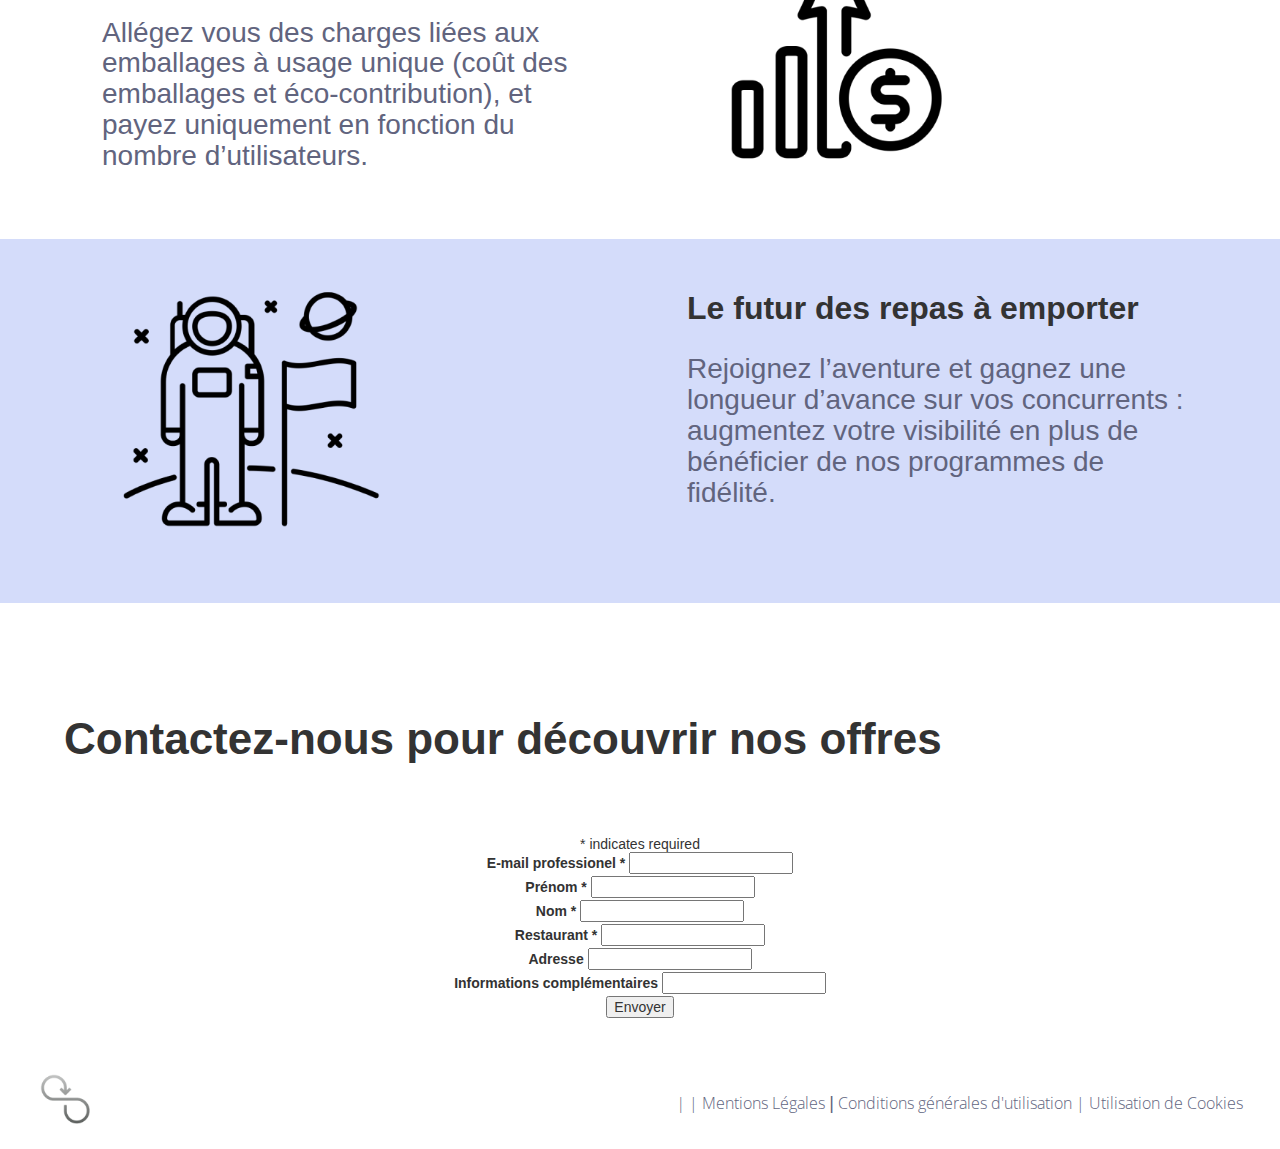
<file: Running www 01102018/restaurants.html>
<!DOCTYPE html>


<html lang="fr">
 
<head>
<!-- Google Tag Manager -->
<script>(function(w,d,s,l,i){w[l]=w[l]||[];w[l].push({'gtm.start':
new Date().getTime(),event:'gtm.js'});var f=d.getElementsByTagName(s)[0],
j=d.createElement(s),dl=l!='dataLayer'?'&l='+l:'';j.async=true;j.src=
'https://www.googletagmanager.com/gtm.js?id='+i+dl;f.parentNode.insertBefore(j,f);
})(window,document,'script','dataLayer','GTM-PVRXPWH');</script>
<!-- End Google Tag Manager -->


<!-- Hotjar Tracking Code for www.pyxo.fr -->
<script>
    (function(h,o,t,j,a,r){
        h.hj=h.hj||function(){(h.hj.q=h.hj.q||[]).push(arguments)};
        h._hjSettings={hjid:1033153,hjsv:6};
        a=o.getElementsByTagName('head')[0];
        r=o.createElement('script');r.async=1;
        r.src=t+h._hjSettings.hjid+j+h._hjSettings.hjsv;
        a.appendChild(r);
    })(window,document,'https://static.hotjar.com/c/hotjar-','.js?sv=');
</script>


  <meta charset="utf-8">
  <title>Pyxo - Restaurants</title>
  <link rel="stylesheet" type="text/css" href="pyxo-restaurants-style.css">
   <link href='style.css' rel='stylesheet'>
   <link href="https://fonts.googleapis.com/css?family=Montserrat" rel="stylesheet">
   <link REL="shortcut icon" href="image/favicon.ico">
   <link href="https://fonts.googleapis.com/css?family=Open+Sans" rel="stylesheet">
  <link rel="stylesheet" href="https://use.fontawesome.com/releases/v5.0.13/css/all.css" integrity="sha384-DNOHZ68U8hZfKXOrtjWvjxusGo9WQnrNx2sqG0tfsghAvtVlRW3tvkXWZh58N9jp" crossorigin="anonymous">
    <meta http-equiv="X-UA-Compatible" content="IE=edge">
    <meta name="description" content="Pyxo conçoit des solutions améliorant le confort de la restauration à emporter tout en éliminant les emballages à usage unique."/>
  <meta name="viewport" content="width=device-width, initial-scale=1">
  <link rel="stylesheet" href="https://maxcdn.bootstrapcdn.com/bootstrap/3.2.0/css/bootstrap.min.css">
<style>@import url('https://fonts.googleapis.com/css?family=Roboto');</style>
</head> 
 
<body> 
<!-- Google Tag Manager (noscript) -->
<noscript><iframe src="https://www.googletagmanager.com/ns.html?id=GTM-PVRXPWH"
height="0" width="0" style="display:none;visibility:hidden"></iframe></noscript>
<!-- End Google Tag Manager (noscript) -->


<!-- Navbar -->

 <div id="navbar">
    <div class="navbarlogo"> 
    <a href="https://www.pyxo.fr/"> <img src="image/logo.png" alt="Logo_Pyxo" width="225"></a></div>
    <div class="Nav">
  <ul class="list-inline">
 <li><a href="https://www.pyxo.fr/corporates" class="link" >Dans mon entreprise</a> </li>
 <li><a href="https://www.pyxo.fr/restaurants" class="link" >Dans mon restaurant</a> </li>
  <li><a href="mailto:hello@pyxo.fr" class="mail"> Entrons en contact</a> </li>
 </ul></div></div>


<!-- head  -->

<div id="head">

<h1>Pyxo pour les restaurants</h1>
<h2>Grâce à Pyxo, sublimez l’expérience gustative de vos clients ! Nos Pyxo Box design, pratiques et réutilisables embellissent vos plats pour une meilleure dégustation. En outre, vous profitez de nos avantages fidélité.</h2>
</div>





<!-- Legislation  -->
<div id="type_1">
<div class="container">
  <div class="row">
    <div class="col-xs-12 col-sm-6 col-md-6">
<div class="box"> 
<h1>Anticiper la législation à venir</h1>
<h2>Adaptez vous sans stress à la législation anti- plastique applicable dès 2020 en France, et devenez un pionnier sur ce sujet.</h2></div></div>
  <div class="row middle-xs">
    <div class="col-xs-12 col-sm-6 col-md-6">
<div class="box"> <img src="image/restaurants/plastic.png" alt="plastic.png" width="300">
</div></div></div></div> </div></div>
 

<!-- customers  -->
<div id="type_2">
<div class="container">
  <div class="row middle-xs">
    <div class="col-xs-12 col-sm-6 col-md-6">
<div class="box"> <img src="image/restaurants/customers.png" alt="customers.png" width="300">
</div></div>

  <div class="row">
    <div class="col-xs-12 col-sm-6 col-md-6">
<div class="box"> 
<h1>Mettre en valeur vos plats</h1>
<h2>Offrez un service unique à vos clients et mettez en valeur vos produits. Une belle présentation améliore l’appréciation des plats, et augmente leur valeur perçue.</h2></div></div></div> </div></div></div>
 

<!-- Cost  -->
<div id="type_1">
<div class="container">
  <div class="row">
    <div class="col-xs-12 col-sm-6 col-md-6">
<div class="box"> 
<h1>Une solution compétitive et flexible</h1>
<h2>Allégez vous des charges liées aux emballages à usage unique 
(coût des emballages et éco-contribution), et payez uniquement en fonction du nombre d’utilisateurs.</h2></div></div>
  <div class="row middle-xs">
    <div class="col-xs-12 col-sm-6 col-md-6">
<div class="box"> <img src="image/restaurants/price.png" alt="price.png" width="300">
</div></div></div></div> </div></div>
 

<!-- futur  -->
<div id="type_2">
<div class="container">
  <div class="row middle-xs">
    <div class="col-xs-12 col-sm-6 col-md-6">
<div class="box"> <img src="image/restaurants/futur.png" alt="futur.png" width="300">
</div></div>

  <div class="row">
    <div class="col-xs-12 col-sm-6 col-md-6">
<div class="box"> 
<h1>Le futur des repas à emporter</h1>
<h2>Rejoignez l’aventure et gagnez une longueur d’avance sur vos concurrents : augmentez votre visibilité en plus de bénéficier de nos programmes de fidélité.</h2></div></div></div> </div></div></div>



<!-- subscribe  -->
<div id="subscribe">
<h1>Contactez-nous pour découvrir nos offres</h1>

<!-- Begin MailChimp Signup Form -->
<link href="//cdn-images.mailchimp.com/embedcode/classic-10_7.css" rel="stylesheet" type="text/css">
<style type="text/css">
  #mc_embed_signup{background:#fff; clear:left; font:14px Helvetica,Arial,sans-serif; }
  /* Add your own MailChimp form style overrides in your site stylesheet or in this style block.
     We recommend moving this block and the preceding CSS link to the HEAD of your HTML file. */
</style>
<div id="mc_embed_signup">
<form action="https://pyxo.us19.list-manage.com/subscribe/post?u=59adde8e515537bee728a7d04&amp;id=29bb46da85" method="post" id="mc-embedded-subscribe-form" name="mc-embedded-subscribe-form" class="validate" target="_blank" novalidate>
    <div id="mc_embed_signup_scroll">
  
<div class="indicates-required"><span class="asterisk">*</span> indicates required</div>
<div class="mc-field-group">
  <label for="mce-EMAIL">E-mail professionel  <span class="asterisk">*</span>
</label>
  <input type="email" value="" name="EMAIL" class="required email" id="mce-EMAIL">
</div>
<div class="mc-field-group">
  <label for="mce-FNAME">Prénom  <span class="asterisk">*</span>
</label>
  <input type="text" value="" name="FNAME" class="required" id="mce-FNAME">
</div>
<div class="mc-field-group">
  <label for="mce-LNAME">Nom  <span class="asterisk">*</span>
</label>
  <input type="text" value="" name="LNAME" class="required" id="mce-LNAME">
</div>
<div class="mc-field-group">
  <label for="mce-MMERGE5">Restaurant  <span class="asterisk">*</span>
</label>
  <input type="text" value="" name="MMERGE5" class="required" id="mce-MMERGE5">
</div>
<div class="mc-field-group">
  <label for="mce-ADDRESS">Adresse </label>
  <input type="text" value="" name="ADDRESS" class="" id="mce-ADDRESS">
</div>
<div class="mc-field-group">
  <label for="mce-MMERGE6">Informations complémentaires </label>
  <input type="text" value="" name="MMERGE6" class="" id="mce-MMERGE6">
</div>
  <div id="mce-responses" class="clear">
    <div class="response" id="mce-error-response" style="display:none"></div>
    <div class="response" id="mce-success-response" style="display:none"></div>
  </div>    <!-- real people should not fill this in and expect good things - do not remove this or risk form bot signups-->
    <div style="position: absolute; left: -5000px;" aria-hidden="true"><input type="text" name="b_59adde8e515537bee728a7d04_29bb46da85" tabindex="-1" value=""></div>
    <div class="clear"><input type="submit" value="Envoyer" name="subscribe" id="mc-embedded-subscribe" class="button"></div>
    </div>
</form>
</div>
<script type='text/javascript' src='//s3.amazonaws.com/downloads.mailchimp.com/js/mc-validate.js'></script><script type='text/javascript'>(function($) {window.fnames = new Array(); window.ftypes = new Array();fnames[0]='EMAIL';ftypes[0]='email';fnames[1]='FNAME';ftypes[1]='text';fnames[2]='LNAME';ftypes[2]='text';fnames[5]='MMERGE5';ftypes[5]='text';fnames[3]='ADDRESS';ftypes[3]='text';fnames[4]='PHONE';ftypes[4]='phone';fnames[6]='MMERGE6';ftypes[6]='text';}(jQuery));var $mcj = jQuery.noConflict(true);</script>
<!--End mc_embed_signup-->
</div>


<!-- Footer  -->
<div id="footer"> 
 <div class="bottom_logo"> 
    <a href="#"> <img src="image/logo_bottom.png" alt="Logo_Pyxo" width="50"></a>
    </div>
    <div class="footer">
  <ul class="list-inline">
   <li>
<a href="https://www.facebook.com/Pyxo-424955214696438/" class="social" target="_blank"> <i class="fab fa-facebook">  |</i> </a>
  <a href="https://www.instagram.com/pyxo.world/" class="social" target="_blank"> <i class="fab fa-instagram"></i></a>
  <a href="#" class="footnote"> | Mentions Légales </a>|<a href="#" class="footnote"> Conditions générales d'utilisation </a><a href="#" class="footnote" > | Utilisation de Cookies </a>
   </li></ul></div></div>




</body>
</file>
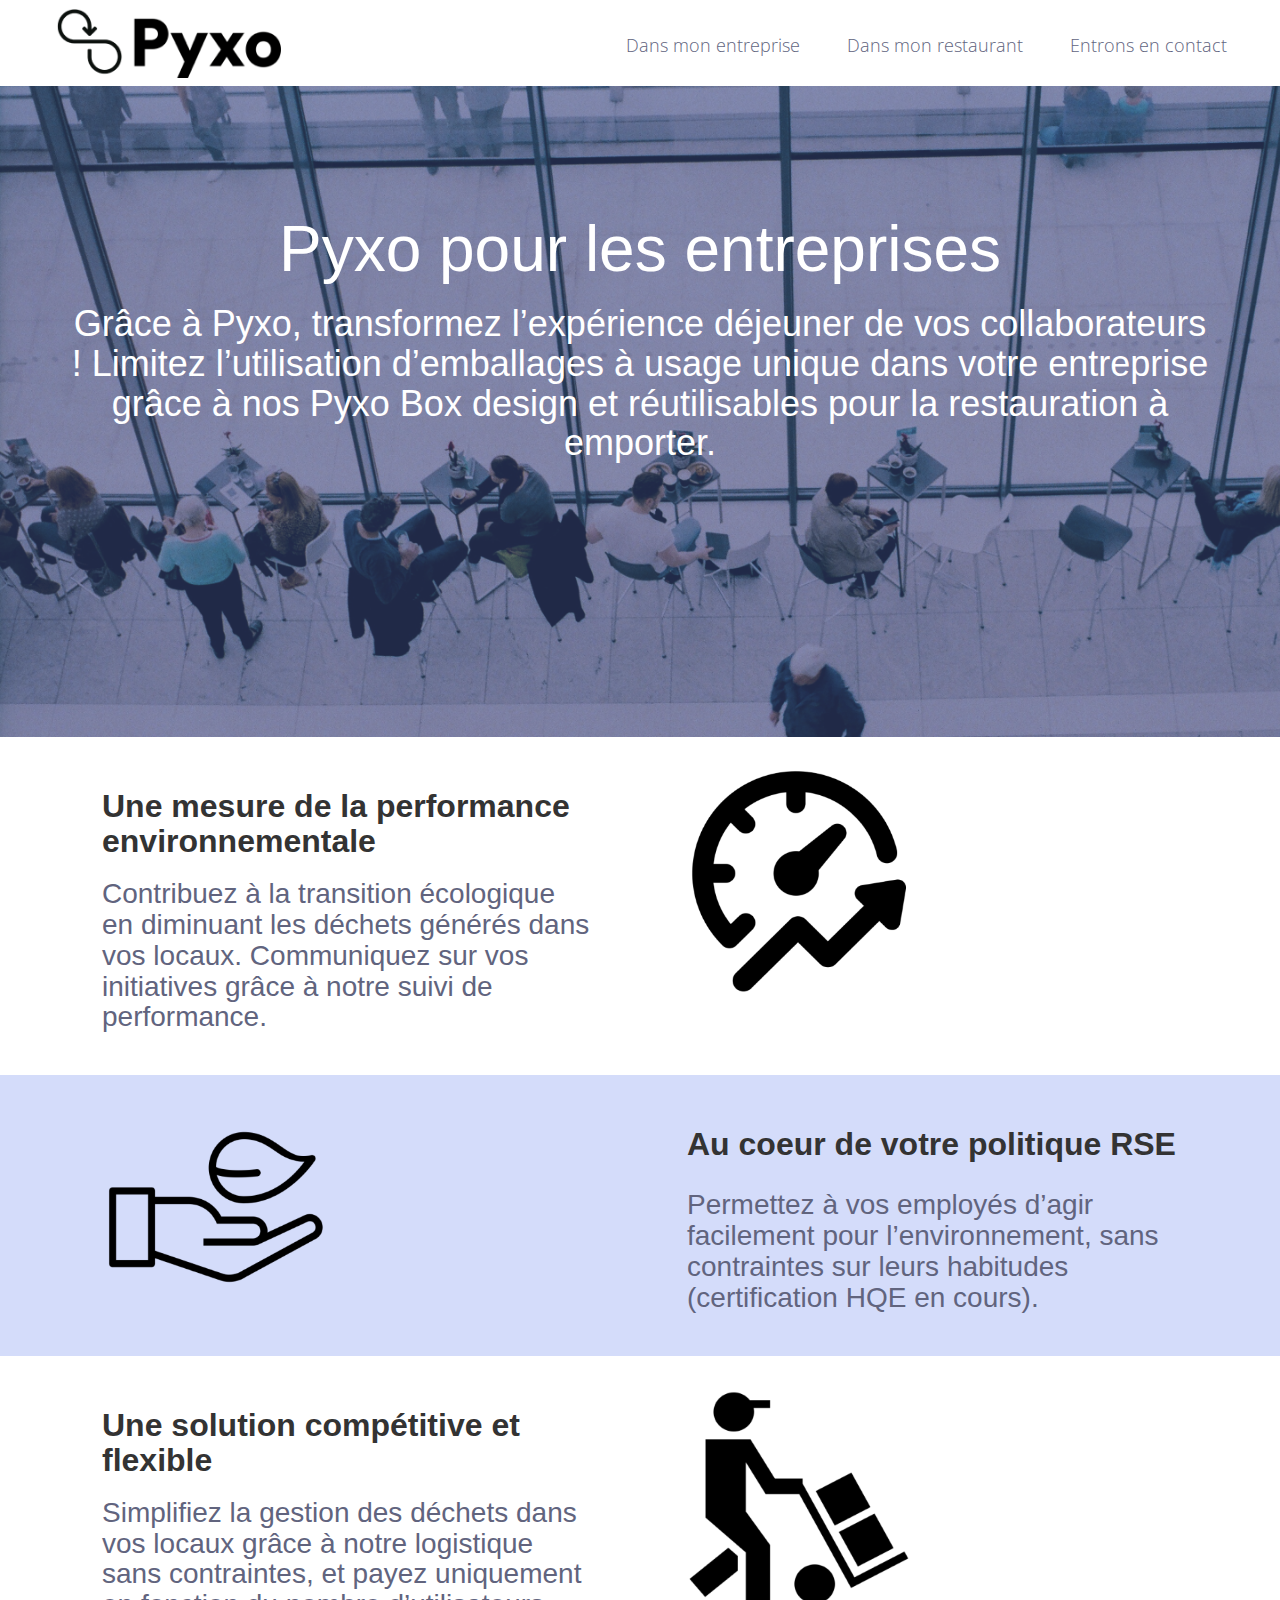
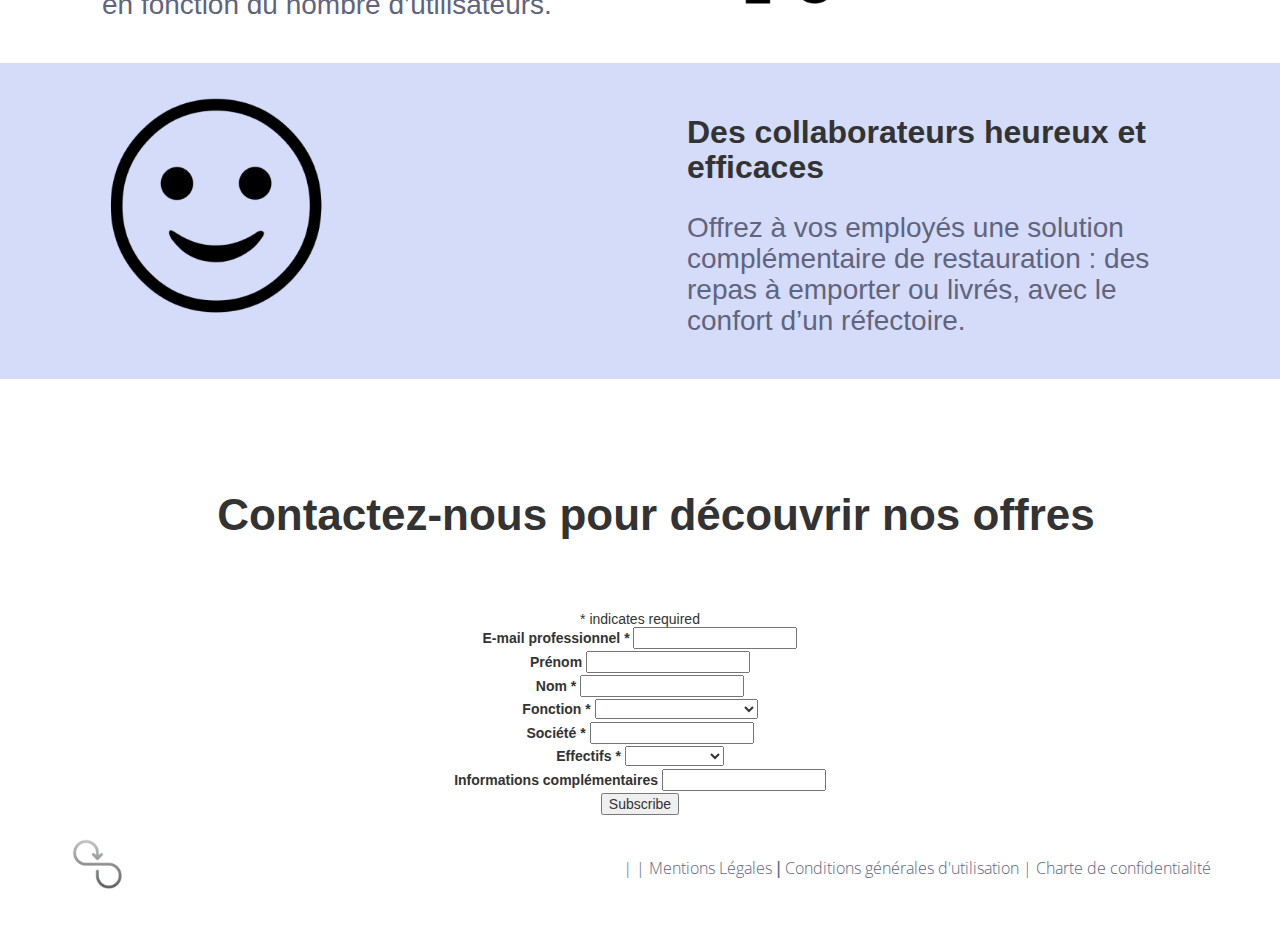
<file: backup/Back-up 25092018/pyxo-corporates.html>
<!DOCTYPE html>
<html>
 
<head>
  


  <meta charset="utf-8">
  <title>Pyxo - Entreprises</title>
  <link rel="stylesheet" type="text/css" href="pyxo-corporates-style.css">
   <link href='style.css' rel='stylesheet'>
   <link href="https://fonts.googleapis.com/css?family=Montserrat" rel="stylesheet">
   <link href="https://fonts.googleapis.com/css?family=Open+Sans" rel="stylesheet">
  <link rel="stylesheet" href="https://use.fontawesome.com/releases/v5.0.13/css/all.css" integrity="sha384-DNOHZ68U8hZfKXOrtjWvjxusGo9WQnrNx2sqG0tfsghAvtVlRW3tvkXWZh58N9jp" crossorigin="anonymous">
    <meta http-equiv="X-UA-Compatible" content="IE=edge">
    <meta name="description" content="Marre des plateaux repas en plastique qui, une fois terminés, ne rentrent pas dans la poubelle ?
Notre solution vous permet de supprimer ces déchets, sans changer vos habitudes."/>
  <meta name="viewport" content="width=device-width, initial-scale=1">
  <link rel="stylesheet" href="https://maxcdn.bootstrapcdn.com/bootstrap/3.2.0/css/bootstrap.min.css">
<style>@import url('https://fonts.googleapis.com/css?family=Roboto');</style>
</head> 
 
<body> 

<!-- Navbar -->

 <div id="navbar">
    <div class="navbarlogo"> 
    <a href="index.html"> <img src="image/logo.png" alt="Logo_Pyxo" width="225"></a></div>
    <div class="Nav">
  <ul class="list-inline">
 <li><a href="pyxo-corporates.html" class="link" target="_blank">Dans mon entreprise</a> </li>
 <li><a href="pyxo-restaurants.html" class="link" target="_blank">Dans mon restaurant</a> </li>
  <li><a href="mailto:hello@pyxo.fr" class="mail"> Entrons en contact</a> </li>
 </ul></div></div>


<!-- head  -->

<div id="head">

<h1>Pyxo pour les entreprises</h1>
<h2>Grâce à Pyxo, transformez l’expérience déjeuner de vos collaborateurs ! Limitez l’utilisation d’emballages à usage unique dans votre entreprise grâce à nos Pyxo Box design et réutilisables pour la restauration à emporter.</h2>

</div>





<!-- performance  -->
<div id="type_1">
<div class="container">
  <div class="row">
    <div class="col-xs-12 col-sm-6 col-md-6">
<div class="box"> 
<h1>Une mesure de la performance environnementale</h1>
<h2>Contribuez à la transition écologique en diminuant les déchets générés
dans vos locaux. Communiquez sur vos initiatives grâce à notre suivi de performance.</h2></div></div>
  <div class="row middle-xs">
    <div class="col-xs-12 col-sm-6 col-md-6">
<div class="box"> <img src="image/corporates/performance.png" alt="performance.png" width="225">
</div></div></div></div> </div></div>
 

<!-- environment  -->
<div id="type_2">
<div class="container">
  <div class="row middle-xs">
    <div class="col-xs-12 col-sm-6 col-md-6">
<div class="box"> <img src="image/corporates/environment.png" alt="environment.png" width="225">
</div></div>

  <div class="row">
    <div class="col-xs-12 col-sm-6 col-md-6">
<div class="box"> 
<h1>Au coeur de votre politique RSE</h1>
<h2>Permettez à vos employés d’agir facilement pour l’environnement, sans contraintes sur leurs habitudes (certification HQE en cours).</h2></div></div></div> </div></div></div>
 

<!-- logistic  -->
<div id="type_1">
<div class="container">
  <div class="row">
    <div class="col-xs-12 col-sm-6 col-md-6">
<div class="box"> 
<h1>Une solution compétitive et flexible</h1>
<h2>Simplifiez la gestion des déchets dans vos locaux grâce à notre logistique sans contraintes, et payez uniquement en fonction du nombre d’utilisateurs.</h2></div></div>
  <div class="row middle-xs">
    <div class="col-xs-12 col-sm-6 col-md-6">
<div class="box"> <img src="image/corporates/logistic_worker.png" alt="logistic_worker.png" width="225">
</div></div></div></div> </div></div>
 

<!-- employees  -->
<div id="type_2">
<div class="container">
  <div class="row middle-xs">
    <div class="col-xs-12 col-sm-6 col-md-6">
<div class="box"> <img src="image/corporates/happy.png" alt="happy.png" width="225">
</div></div>

  <div class="row">
    <div class="col-xs-12 col-sm-6 col-md-6">
<div class="box"> 
<h1>Des collaborateurs heureux et efficaces</h1>
<h2>Offrez à vos employés une solution complémentaire de restauration : des repas à emporter ou livrés, avec le confort d’un réfectoire.</h2></div></div></div> </div></div></div>



<!-- subscribe  -->
<div id="subscribe">
<h1>Contactez-nous pour découvrir nos offres</h1>


<!-- Begin MailChimp Signup Form -->
<link href="//cdn-images.mailchimp.com/embedcode/classic-10_7.css" rel="stylesheet" type="text/css">
<style type="text/css">
  #mc_embed_signup{background:#fff; clear:left; font:14px Helvetica,Arial,sans-serif; }
  /* Add your own MailChimp form style overrides in your site stylesheet or in this style block.
     We recommend moving this block and the preceding CSS link to the HEAD of your HTML file. */
</style>
<div id="mc_embed_signup">
<form action="https://pyxo.us19.list-manage.com/subscribe/post?u=59adde8e515537bee728a7d04&amp;id=95c1ffd40c" method="post" id="mc-embedded-subscribe-form" name="mc-embedded-subscribe-form" class="validate" target="_blank" novalidate>
    <div id="mc_embed_signup_scroll">
  
<div class="indicates-required"><span class="asterisk">*</span> indicates required</div>
<div class="mc-field-group">
  <label for="mce-EMAIL">E-mail professionnel  <span class="asterisk">*</span>
</label>
  <input type="email" value="" name="EMAIL" class="required email" id="mce-EMAIL">
</div>
<div class="mc-field-group">
  <label for="mce-FNAME">Prénom </label>
  <input type="text" value="" name="FNAME" class="" id="mce-FNAME">
</div>
<div class="mc-field-group">
  <label for="mce-LNAME">Nom  <span class="asterisk">*</span>
</label>
  <input type="text" value="" name="LNAME" class="required" id="mce-LNAME">
</div>
<div class="mc-field-group">
  <label for="mce-MMERGE8">Fonction  <span class="asterisk">*</span>
</label>
  <select name="MMERGE8" class="required" id="mce-MMERGE8">
  <option value=""></option>
  <option value="Ressources Humaines">Ressources Humaines</option>
<option value="Finance">Finance</option>
<option value="Administratif">Administratif</option>
<option value="Achats">Achats</option>
<option value="Opérations">Opérations</option>
<option value="Vente et marketing">Vente et marketing</option>
<option value="R&amp;D">R&amp;D</option>
<option value="IT">IT</option>
<option value="Juridique">Juridique</option>
<option value="Facility management">Facility management</option>

  </select>
</div>
<div class="mc-field-group">
  <label for="mce-MMERGE6">Société  <span class="asterisk">*</span>
</label>
  <input type="text" value="" name="MMERGE6" class="required" id="mce-MMERGE6">
</div>
<div class="mc-field-group">
  <label for="mce-MMERGE7">Effectifs  <span class="asterisk">*</span>
</label>
  <select name="MMERGE7" class="required" id="mce-MMERGE7">
  <option value=""></option>
  <option value="moins de 25">moins de 25</option>
<option value="25-100">25-100</option>
<option value="100-500">100-500</option>
<option value="500 et plus">500 et plus</option>

  </select>
</div>
<div class="mc-field-group">
  <label for="mce-MMERGE9">Informations complémentaires </label>
  <input type="text" value="" name="MMERGE9" class="" id="mce-MMERGE9">
</div>
  <div id="mce-responses" class="clear">
    <div class="response" id="mce-error-response" style="display:none"></div>
    <div class="response" id="mce-success-response" style="display:none"></div>
  </div>    <!-- real people should not fill this in and expect good things - do not remove this or risk form bot signups-->
    <div style="position: absolute; left: -5000px;" aria-hidden="true"><input type="text" name="b_59adde8e515537bee728a7d04_95c1ffd40c" tabindex="-1" value=""></div>
    <div class="clear"><input type="submit" value="Subscribe" name="subscribe" id="mc-embedded-subscribe" class="button"></div>
    </div>
</form>
</div>
<script type='text/javascript' src='//s3.amazonaws.com/downloads.mailchimp.com/js/mc-validate.js'></script><script type='text/javascript'>(function($) {window.fnames = new Array(); window.ftypes = new Array();fnames[0]='EMAIL';ftypes[0]='email';fnames[1]='FNAME';ftypes[1]='text';fnames[2]='LNAME';ftypes[2]='text';fnames[8]='MMERGE8';ftypes[8]='dropdown';fnames[6]='MMERGE6';ftypes[6]='text';fnames[7]='MMERGE7';ftypes[7]='dropdown';fnames[3]='ADDRESS';ftypes[3]='address';fnames[4]='PHONE';ftypes[4]='phone';fnames[5]='MMERGE5';ftypes[5]='phone';fnames[9]='MMERGE9';ftypes[9]='text';}(jQuery));var $mcj = jQuery.noConflict(true);</script>
<!--End mc_embed_signup-->


<!-- Footer  -->
<div id="footer"> 
 <div class="bottom_logo"> 
    <a href="#"> <img src="image/logo_bottom.png" alt="Logo_Pyxo" width="50"></a>
    </div>
    <div class="footer">
  <ul class="list-inline">
   <li>
<a href="https://www.facebook.com/Pyxo-424955214696438/" class="social" target="_blank"> <i class="fab fa-facebook">  |</i> </a>
  <a href="https://www.instagram.com/pyxo.world/" class="social" target="_blank"> <i class="fab fa-instagram"></i></a>
  <a href="#" class="footnote" "> | Mentions Légales </a>|<a href="#" class="footnote" "> Conditions générales d'utilisation </a><a href="#" class="footnote" > | Charte de confidentialité </a>
   </li></ul></div></div>

</body>
</file>
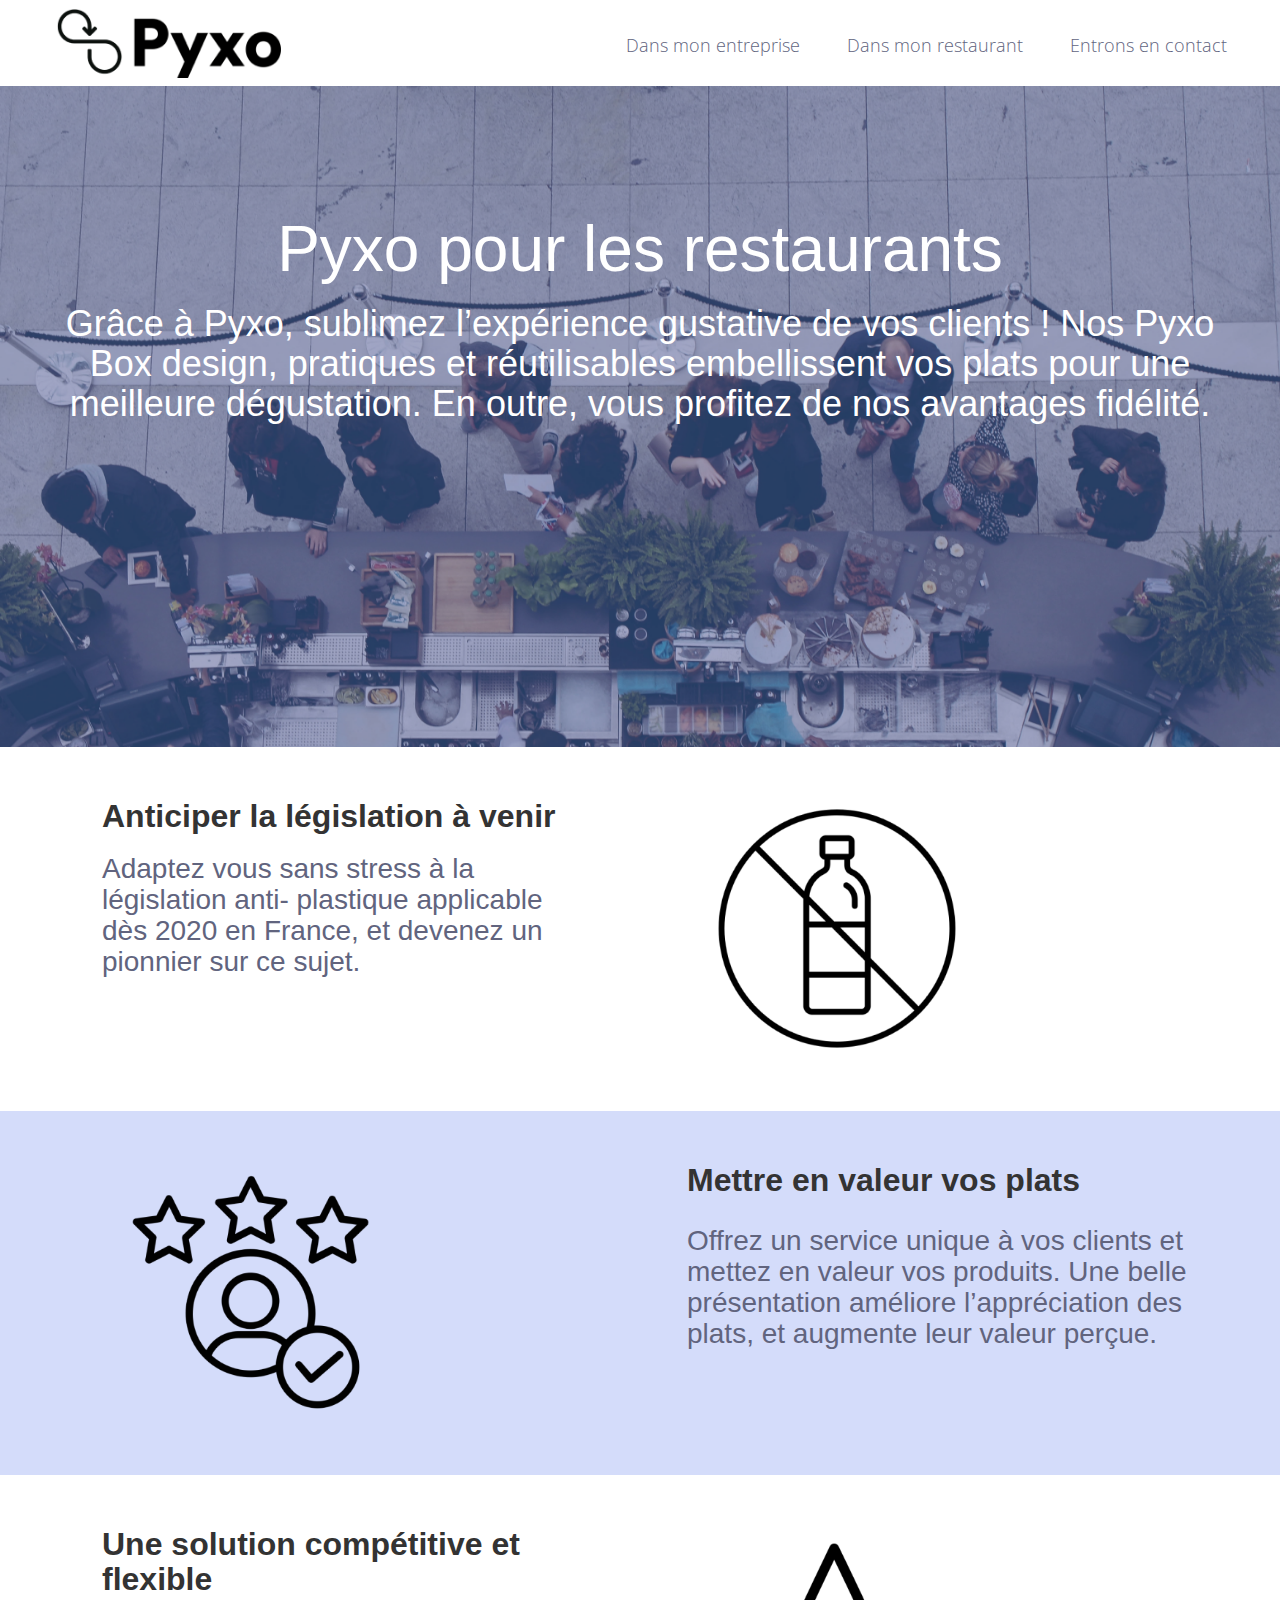
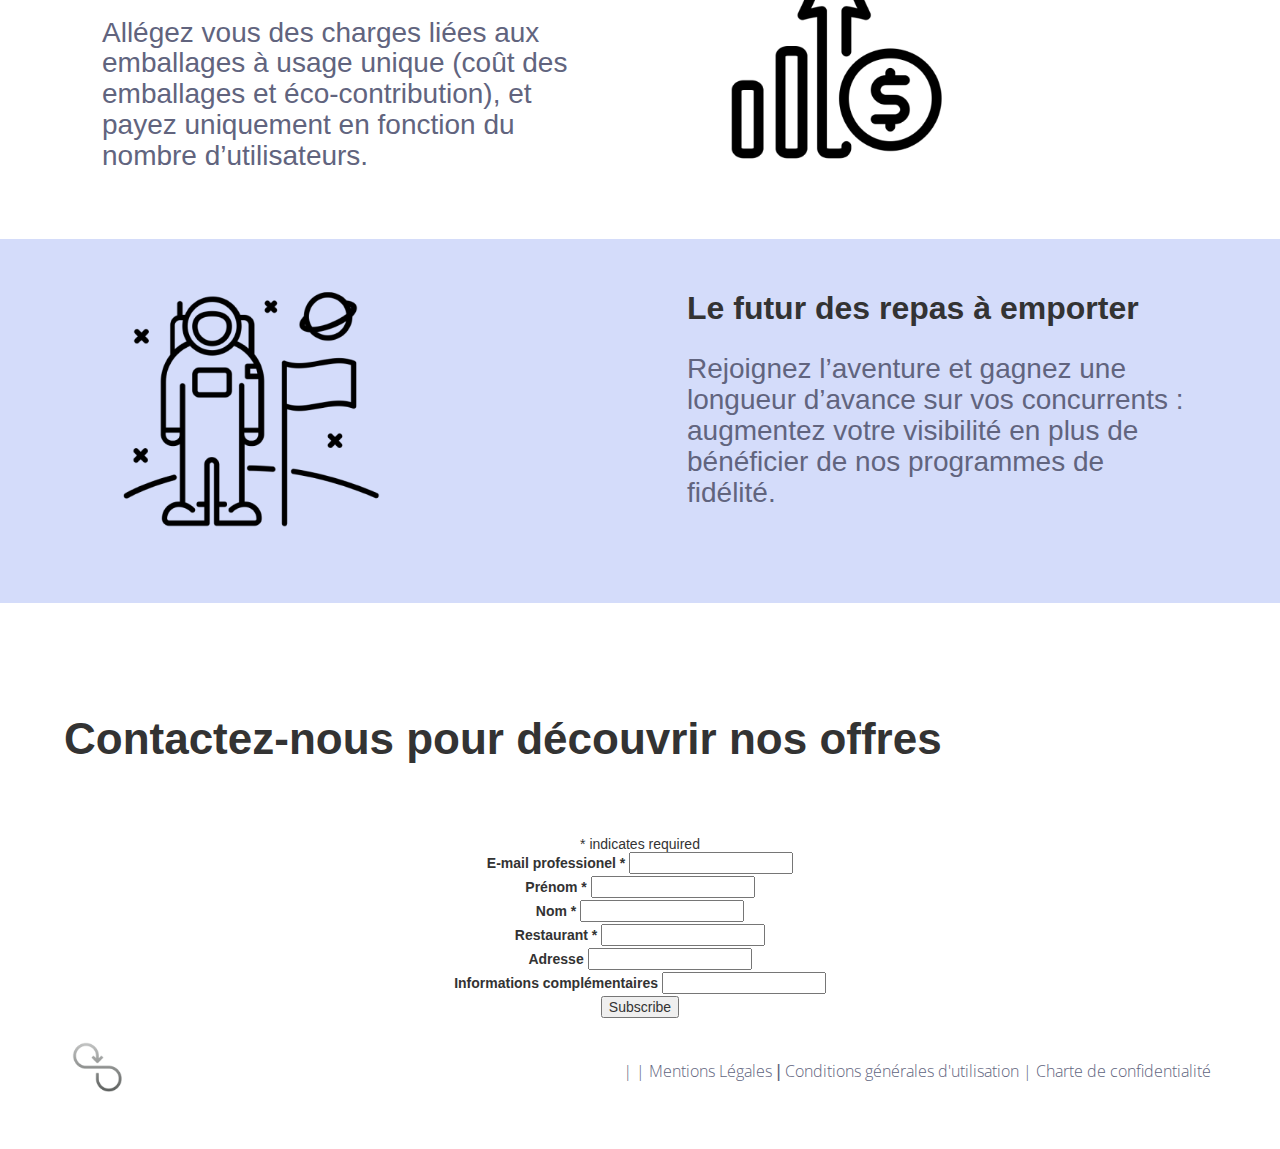
<file: backup/Back-up 25092018/pyxo-restaurants.html>
<!DOCTYPE html>
<html>
 
<head>
  


  <meta charset="utf-8">
  <title>Pyxo - Restaurants</title>
  <link rel="stylesheet" type="text/css" href="pyxo-restaurants-style.css">
   <link href='style.css' rel='stylesheet'>
   <link href="https://fonts.googleapis.com/css?family=Montserrat" rel="stylesheet">
   <link href="https://fonts.googleapis.com/css?family=Open+Sans" rel="stylesheet">
  <link rel="stylesheet" href="https://use.fontawesome.com/releases/v5.0.13/css/all.css" integrity="sha384-DNOHZ68U8hZfKXOrtjWvjxusGo9WQnrNx2sqG0tfsghAvtVlRW3tvkXWZh58N9jp" crossorigin="anonymous">
    <meta http-equiv="X-UA-Compatible" content="IE=edge">
    <meta name="description" content="Marre des plateaux repas en plastique qui, une fois terminés, ne rentrent pas dans la poubelle ?
Notre solution vous permet de supprimer ces déchets, sans changer vos habitudes."/>
  <meta name="viewport" content="width=device-width, initial-scale=1">
  <link rel="stylesheet" href="https://maxcdn.bootstrapcdn.com/bootstrap/3.2.0/css/bootstrap.min.css">
<style>@import url('https://fonts.googleapis.com/css?family=Roboto');</style>
</head> 
 
<body> 

<!-- Navbar -->

 <div id="navbar">
    <div class="navbarlogo"> 
    <a href="index.html"> <img src="image/logo.png" alt="Logo_Pyxo" width="225"></a></div>
    <div class="Nav">
  <ul class="list-inline">
 <li><a href="pyxo-corporates.html" class="link" target="_blank">Dans mon entreprise</a> </li>
 <li><a href="pyxo-restaurants.html" class="link" target="_blank">Dans mon restaurant</a> </li>
  <li><a href="mailto:hello@pyxo.fr" class="mail"> Entrons en contact</a> </li>
 </ul></div></div>


<!-- head  -->

<div id="head">

<h1>Pyxo pour les restaurants</h1>
<h2>Grâce à Pyxo, sublimez l’expérience gustative de vos clients ! Nos Pyxo Box design, pratiques et réutilisables embellissent vos plats pour une meilleure dégustation. En outre, vous profitez de nos avantages fidélité.</h2>
</div>





<!-- Legislation  -->
<div id="type_1">
<div class="container">
  <div class="row">
    <div class="col-xs-12 col-sm-6 col-md-6">
<div class="box"> 
<h1>Anticiper la législation à venir</h1>
<h2>Adaptez vous sans stress à la législation anti- plastique applicable dès 2020 en France, et devenez un pionnier sur ce sujet.</h2></div></div>
  <div class="row middle-xs">
    <div class="col-xs-12 col-sm-6 col-md-6">
<div class="box"> <img src="image/restaurants/plastic.png" alt="plastic.png" width="300">
</div></div></div></div> </div></div>
 

<!-- customers  -->
<div id="type_2">
<div class="container">
  <div class="row middle-xs">
    <div class="col-xs-12 col-sm-6 col-md-6">
<div class="box"> <img src="image/restaurants/customers.png" alt="customers.png" width="300">
</div></div>

  <div class="row">
    <div class="col-xs-12 col-sm-6 col-md-6">
<div class="box"> 
<h1>Mettre en valeur vos plats</h1>
<h2>Offrez un service unique à vos clients et mettez en valeur vos produits. Une belle présentation améliore l’appréciation des plats, et augmente leur valeur perçue.</h2></div></div></div> </div></div></div>
 

<!-- Cost  -->
<div id="type_1">
<div class="container">
  <div class="row">
    <div class="col-xs-12 col-sm-6 col-md-6">
<div class="box"> 
<h1>Une solution compétitive et flexible</h1>
<h2>Allégez vous des charges liées aux emballages à usage unique 
(coût des emballages et éco-contribution), et payez uniquement en fonction du nombre d’utilisateurs.</h2></div></div>
  <div class="row middle-xs">
    <div class="col-xs-12 col-sm-6 col-md-6">
<div class="box"> <img src="image/restaurants/price.png" alt="price.png" width="300">
</div></div></div></div> </div></div>
 

<!-- futur  -->
<div id="type_2">
<div class="container">
  <div class="row middle-xs">
    <div class="col-xs-12 col-sm-6 col-md-6">
<div class="box"> <img src="image/restaurants/futur.png" alt="futur.png" width="300">
</div></div>

  <div class="row">
    <div class="col-xs-12 col-sm-6 col-md-6">
<div class="box"> 
<h1>Le futur des repas à emporter</h1>
<h2>Rejoignez l’aventure et gagnez une longueur d’avance sur vos concurrents : augmentez votre visibilité en plus de bénéficier de nos programmes de fidélité.</h2></div></div></div> </div></div></div>



<!-- subscribe  -->
<div id="subscribe">
<h1>Contactez-nous pour découvrir nos offres</h1>

<!-- Begin MailChimp Signup Form -->
<link href="//cdn-images.mailchimp.com/embedcode/classic-10_7.css" rel="stylesheet" type="text/css">
<style type="text/css">
  #mc_embed_signup{background:#fff; clear:left; font:14px Helvetica,Arial,sans-serif; }
  /* Add your own MailChimp form style overrides in your site stylesheet or in this style block.
     We recommend moving this block and the preceding CSS link to the HEAD of your HTML file. */
</style>
<div id="mc_embed_signup">
<form action="https://pyxo.us19.list-manage.com/subscribe/post?u=59adde8e515537bee728a7d04&amp;id=29bb46da85" method="post" id="mc-embedded-subscribe-form" name="mc-embedded-subscribe-form" class="validate" target="_blank" novalidate>
    <div id="mc_embed_signup_scroll">
  
<div class="indicates-required"><span class="asterisk">*</span> indicates required</div>
<div class="mc-field-group">
  <label for="mce-EMAIL">E-mail professionel  <span class="asterisk">*</span>
</label>
  <input type="email" value="" name="EMAIL" class="required email" id="mce-EMAIL">
</div>
<div class="mc-field-group">
  <label for="mce-FNAME">Prénom  <span class="asterisk">*</span>
</label>
  <input type="text" value="" name="FNAME" class="required" id="mce-FNAME">
</div>
<div class="mc-field-group">
  <label for="mce-LNAME">Nom  <span class="asterisk">*</span>
</label>
  <input type="text" value="" name="LNAME" class="required" id="mce-LNAME">
</div>
<div class="mc-field-group">
  <label for="mce-MMERGE5">Restaurant  <span class="asterisk">*</span>
</label>
  <input type="text" value="" name="MMERGE5" class="required" id="mce-MMERGE5">
</div>
<div class="mc-field-group">
  <label for="mce-ADDRESS">Adresse </label>
  <input type="text" value="" name="ADDRESS" class="" id="mce-ADDRESS">
</div>
<div class="mc-field-group">
  <label for="mce-MMERGE6">Informations complémentaires </label>
  <input type="text" value="" name="MMERGE6" class="" id="mce-MMERGE6">
</div>
  <div id="mce-responses" class="clear">
    <div class="response" id="mce-error-response" style="display:none"></div>
    <div class="response" id="mce-success-response" style="display:none"></div>
  </div>    <!-- real people should not fill this in and expect good things - do not remove this or risk form bot signups-->
    <div style="position: absolute; left: -5000px;" aria-hidden="true"><input type="text" name="b_59adde8e515537bee728a7d04_29bb46da85" tabindex="-1" value=""></div>
    <div class="clear"><input type="submit" value="Subscribe" name="subscribe" id="mc-embedded-subscribe" class="button"></div>
    </div>
</form>
</div>
<script type='text/javascript' src='//s3.amazonaws.com/downloads.mailchimp.com/js/mc-validate.js'></script><script type='text/javascript'>(function($) {window.fnames = new Array(); window.ftypes = new Array();fnames[0]='EMAIL';ftypes[0]='email';fnames[1]='FNAME';ftypes[1]='text';fnames[2]='LNAME';ftypes[2]='text';fnames[5]='MMERGE5';ftypes[5]='text';fnames[3]='ADDRESS';ftypes[3]='text';fnames[4]='PHONE';ftypes[4]='phone';fnames[6]='MMERGE6';ftypes[6]='text';}(jQuery));var $mcj = jQuery.noConflict(true);</script>
<!--End mc_embed_signup-->



<!-- Footer  -->
<div id="footer"> 
 <div class="bottom_logo"> 
    <a href="#"> <img src="image/logo_bottom.png" alt="Logo_Pyxo" width="50"></a>
    </div>
    <div class="footer">
  <ul class="list-inline">
   <li>
<a href="https://www.facebook.com/Pyxo-424955214696438/" class="social" target="_blank"> <i class="fab fa-facebook">  |</i> </a>
  <a href="https://www.instagram.com/pyxo.world/" class="social" target="_blank"> <i class="fab fa-instagram"></i></a>
  <a href="#" class="footnote" "> | Mentions Légales </a>|<a href="#" class="footnote" "> Conditions générales d'utilisation </a><a href="#" class="footnote" > | Charte de confidentialité </a>
   </li></ul></div></div>




</body>
</file>
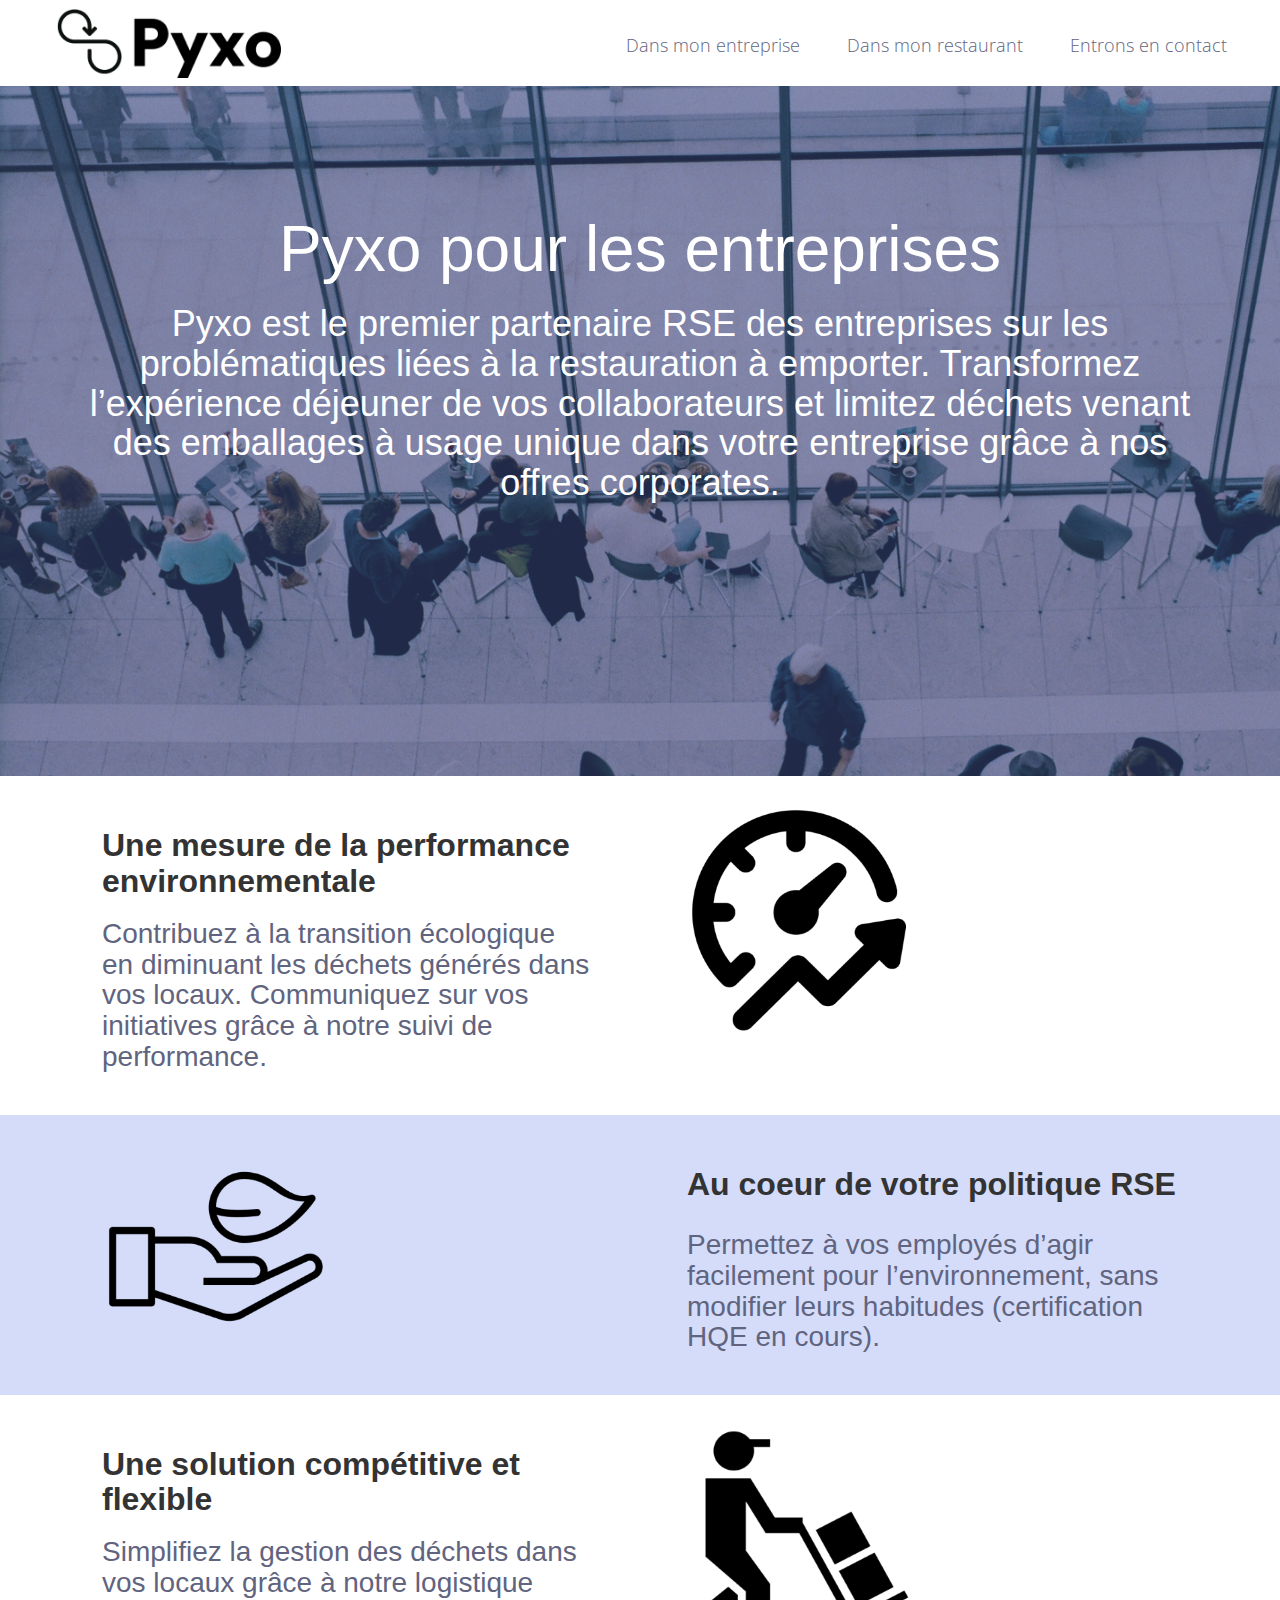
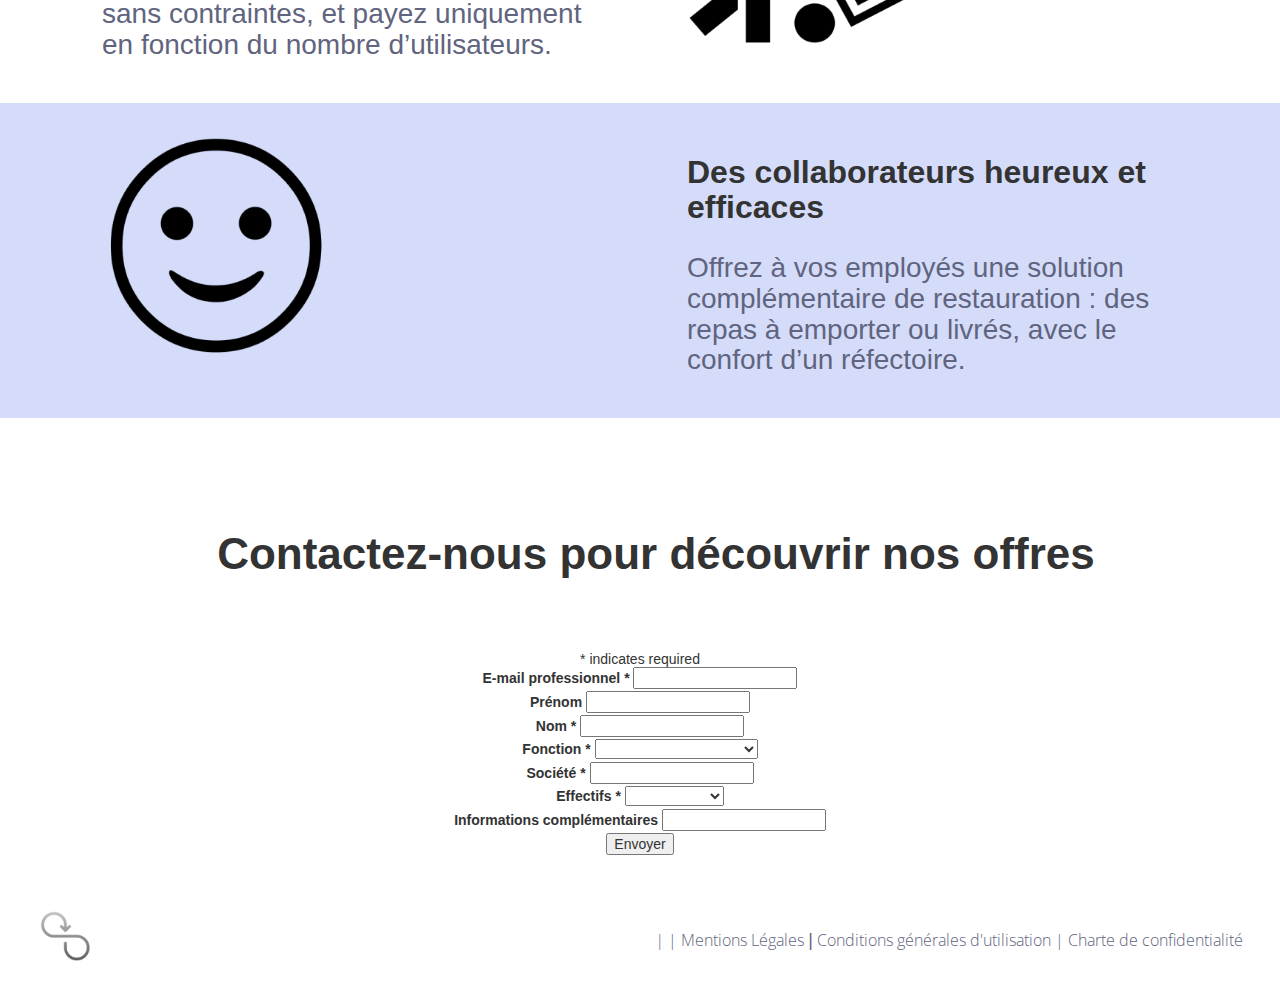
<file: backup/backup 26092018/pyxo-corporates.html>
<!DOCTYPE html>
<html lang="fr">
 
<head>
  


  <meta charset="utf-8">
  <title>Pyxo - Entreprises</title>
  <link rel="stylesheet" type="text/css" href="pyxo-corporates-style.css">
   <link href='style.css' rel='stylesheet'>
   <link href="https://fonts.googleapis.com/css?family=Montserrat" rel="stylesheet">
   <link REL="shortcut icon" href="image/favicon.ico">
   <link href="https://fonts.googleapis.com/css?family=Open+Sans" rel="stylesheet">
  <link rel="stylesheet" href="https://use.fontawesome.com/releases/v5.0.13/css/all.css" integrity="sha384-DNOHZ68U8hZfKXOrtjWvjxusGo9WQnrNx2sqG0tfsghAvtVlRW3tvkXWZh58N9jp" crossorigin="anonymous">
    <meta http-equiv="X-UA-Compatible" content="IE=edge">
    <meta name="description" content="Pyxo conçoit des solutions améliorant le confort de la restauration à emporter tout en éliminant les emballages à usage unique."/>
  <meta name="viewport" content="width=device-width, initial-scale=1">
  <link rel="stylesheet" href="https://maxcdn.bootstrapcdn.com/bootstrap/3.2.0/css/bootstrap.min.css">
<style>@import url('https://fonts.googleapis.com/css?family=Roboto');</style>
</head> 
 
<body> 

<!-- Navbar -->

 <div id="navbar">
    <div class="navbarlogo"> 
    <a href="https://www.pyxo.fr/"> <img src="image/logo.png" alt="Logo_Pyxo" width="225"></a></div>
    <div class="Nav">
  <ul class="list-inline">
 <li><a href="https://www.pyxo.fr/pyxo-corporates" class="link">Dans mon entreprise</a> </li>
 <li><a href="https://www.pyxo.fr/pyxo-restaurants" class="link" >Dans mon restaurant</a> </li>
  <li><a href="mailto:hello@pyxo.fr" class="mail"> Entrons en contact</a> </li>
 </ul></div></div>


<!-- head  -->

<div id="head">

<h1>Pyxo pour les entreprises</h1>
<h2>Pyxo est le premier partenaire RSE des entreprises sur les problématiques liées à la restauration à emporter. Transformez l’expérience déjeuner de vos collaborateurs et limitez déchets venant des emballages à usage unique dans votre entreprise grâce à nos offres corporates.</h2>

</div>





<!-- performance  -->
<div id="type_1">
<div class="container">
  <div class="row">
    <div class="col-xs-12 col-sm-6 col-md-6">
<div class="box"> 
<h1>Une mesure de la performance environnementale</h1>
<h2>Contribuez à la transition écologique en diminuant les déchets générés
dans vos locaux. Communiquez sur vos initiatives grâce à notre suivi de performance.</h2></div></div>
  <div class="row middle-xs">
    <div class="col-xs-12 col-sm-6 col-md-6">
<div class="box"> <img src="image/corporates/performance.png" alt="performance.png" width="225">
</div></div></div></div> </div></div>
 

<!-- environment  -->
<div id="type_2">
<div class="container">
  <div class="row middle-xs">
    <div class="col-xs-12 col-sm-6 col-md-6">
<div class="box"> <img src="image/corporates/environment.png" alt="environment.png" width="225">
</div></div>

  <div class="row">
    <div class="col-xs-12 col-sm-6 col-md-6">
<div class="box"> 
<h1>Au coeur de votre politique RSE</h1>
<h2>Permettez à vos employés d’agir facilement pour l’environnement, sans modifier leurs habitudes (certification HQE en cours).</h2></div></div></div> </div></div></div>
 

<!-- logistic  -->
<div id="type_1">
<div class="container">
  <div class="row">
    <div class="col-xs-12 col-sm-6 col-md-6">
<div class="box"> 
<h1>Une solution compétitive et flexible</h1>
<h2>Simplifiez la gestion des déchets dans vos locaux grâce à notre logistique sans contraintes, et payez uniquement en fonction du nombre d’utilisateurs.</h2></div></div>
  <div class="row middle-xs">
    <div class="col-xs-12 col-sm-6 col-md-6">
<div class="box"> <img src="image/corporates/logistic_worker.png" alt="logistic_worker.png" width="225">
</div></div></div></div> </div></div>
 

<!-- employees  -->
<div id="type_2">
<div class="container">
  <div class="row middle-xs">
    <div class="col-xs-12 col-sm-6 col-md-6">
<div class="box"> <img src="image/corporates/happy.png" alt="happy.png" width="225">
</div></div>

  <div class="row">
    <div class="col-xs-12 col-sm-6 col-md-6">
<div class="box"> 
<h1>Des collaborateurs heureux et efficaces</h1>
<h2>Offrez à vos employés une solution complémentaire de restauration : des repas à emporter ou livrés, avec le confort d’un réfectoire.</h2></div></div></div> </div></div></div>



<!-- subscribe  -->
<div id="subscribe">
<h1>Contactez-nous pour découvrir nos offres</h1>


<!-- Begin MailChimp Signup Form -->
<link href="//cdn-images.mailchimp.com/embedcode/classic-10_7.css" rel="stylesheet" >
<style type="text/css">
  #mc_embed_signup{background:#fff; clear:left; font:14px Helvetica,Arial,sans-serif; }
  /* Add your own MailChimp form style overrides in your site stylesheet or in this style block.
     We recommend moving this block and the preceding CSS link to the HEAD of your HTML file. */
</style>
<div id="mc_embed_signup">
<form action="https://pyxo.us19.list-manage.com/subscribe/post?u=59adde8e515537bee728a7d04&amp;id=95c1ffd40c" method="post" id="mc-embedded-subscribe-form" name="mc-embedded-subscribe-form" class="validate" target="_blank" novalidate>
    <div id="mc_embed_signup_scroll">
  
<div class="indicates-required"><span class="asterisk">*</span> indicates required</div>
<div class="mc-field-group">
  <label for="mce-EMAIL">E-mail professionnel  <span class="asterisk">*</span>
</label>
  <input type="email" value="" name="EMAIL" class="required email" id="mce-EMAIL">
</div>
<div class="mc-field-group">
  <label for="mce-FNAME">Prénom </label>
  <input type="text" value="" name="FNAME" class="" id="mce-FNAME">
</div>
<div class="mc-field-group">
  <label for="mce-LNAME">Nom  <span class="asterisk">*</span>
</label>
  <input type="text" value="" name="LNAME" class="required" id="mce-LNAME">
</div>
<div class="mc-field-group">
  <label for="mce-MMERGE8">Fonction  <span class="asterisk">*</span>
</label>
  <select name="MMERGE8" class="required" id="mce-MMERGE8">
  <option value=""></option>
  <option value="Ressources Humaines">Ressources Humaines</option>
<option value="Finance">Finance</option>
<option value="Administratif">Administratif</option>
<option value="Achats">Achats</option>
<option value="Opérations">Opérations</option>
<option value="Vente et marketing">Vente et marketing</option>
<option value="R&amp;D">R&amp;D</option>
<option value="IT">IT</option>
<option value="Juridique">Juridique</option>
<option value="Facility management">Facility management</option>
<option value="Autres">Autres</option>

  </select>
</div>
<div class="mc-field-group">
  <label for="mce-MMERGE6">Société  <span class="asterisk">*</span>
</label>
  <input type="text" value="" name="MMERGE6" class="required" id="mce-MMERGE6">
</div>
<div class="mc-field-group">
  <label for="mce-MMERGE7">Effectifs  <span class="asterisk">*</span>
</label>
  <select name="MMERGE7" class="required" id="mce-MMERGE7">
  <option value=""></option>
  <option value="moins de 25">moins de 25</option>
<option value="25-100">25-100</option>
<option value="100-500">100-500</option>
<option value="500 et plus">500 et plus</option>

  </select>
</div>
<div class="mc-field-group">
  <label for="mce-MMERGE9">Informations complémentaires </label>
  <input type="text" value="" name="MMERGE9" class="" id="mce-MMERGE9">
</div>
  <div id="mce-responses" class="clear">
    <div class="response" id="mce-error-response" style="display:none"></div>
    <div class="response" id="mce-success-response" style="display:none"></div>
  </div>    <!-- real people should not fill this in and expect good things - do not remove this or risk form bot signups-->
    <div style="position: absolute; left: -5000px;" aria-hidden="true"><input type="text" name="b_59adde8e515537bee728a7d04_95c1ffd40c" tabindex="-1" value=""></div>
    <div class="clear"><input type="submit" value="Envoyer" name="subscribe" id="mc-embedded-subscribe" class="button"></div>
    </div>
</form>
</div>
<script type='text/javascript' src='//s3.amazonaws.com/downloads.mailchimp.com/js/mc-validate.js'></script><script type='text/javascript'>(function($) {window.fnames = new Array(); window.ftypes = new Array();fnames[0]='EMAIL';ftypes[0]='email';fnames[1]='FNAME';ftypes[1]='text';fnames[2]='LNAME';ftypes[2]='text';fnames[8]='MMERGE8';ftypes[8]='dropdown';fnames[6]='MMERGE6';ftypes[6]='text';fnames[7]='MMERGE7';ftypes[7]='dropdown';fnames[3]='ADDRESS';ftypes[3]='address';fnames[4]='PHONE';ftypes[4]='phone';fnames[5]='MMERGE5';ftypes[5]='phone';fnames[9]='MMERGE9';ftypes[9]='text';}(jQuery));var $mcj = jQuery.noConflict(true);</script>
<!--End mc_embed_signup-->

</div>

<!-- Footer  -->
<div id="footer"> 
 <div class="bottom_logo"> 
    <a href="#"> <img src="image/logo_bottom.png" alt="Logo_Pyxo" width="50"></a>
    </div>
    <div class="footer">
  <ul class="list-inline">
   <li>
<a href="https://www.facebook.com/Pyxo-424955214696438/" class="social" target="_blank"> <i class="fab fa-facebook">  |</i> </a>
  <a href="https://www.instagram.com/pyxo.world/" class="social" target="_blank"> <i class="fab fa-instagram"></i></a>
  <a href="#" class="footnote"> | Mentions Légales </a>|<a href="#" class="footnote"> Conditions générales d'utilisation </a><a href="#" class="footnote" > | Charte de confidentialité </a>
   </li></ul></div></div>

</body>
</file>
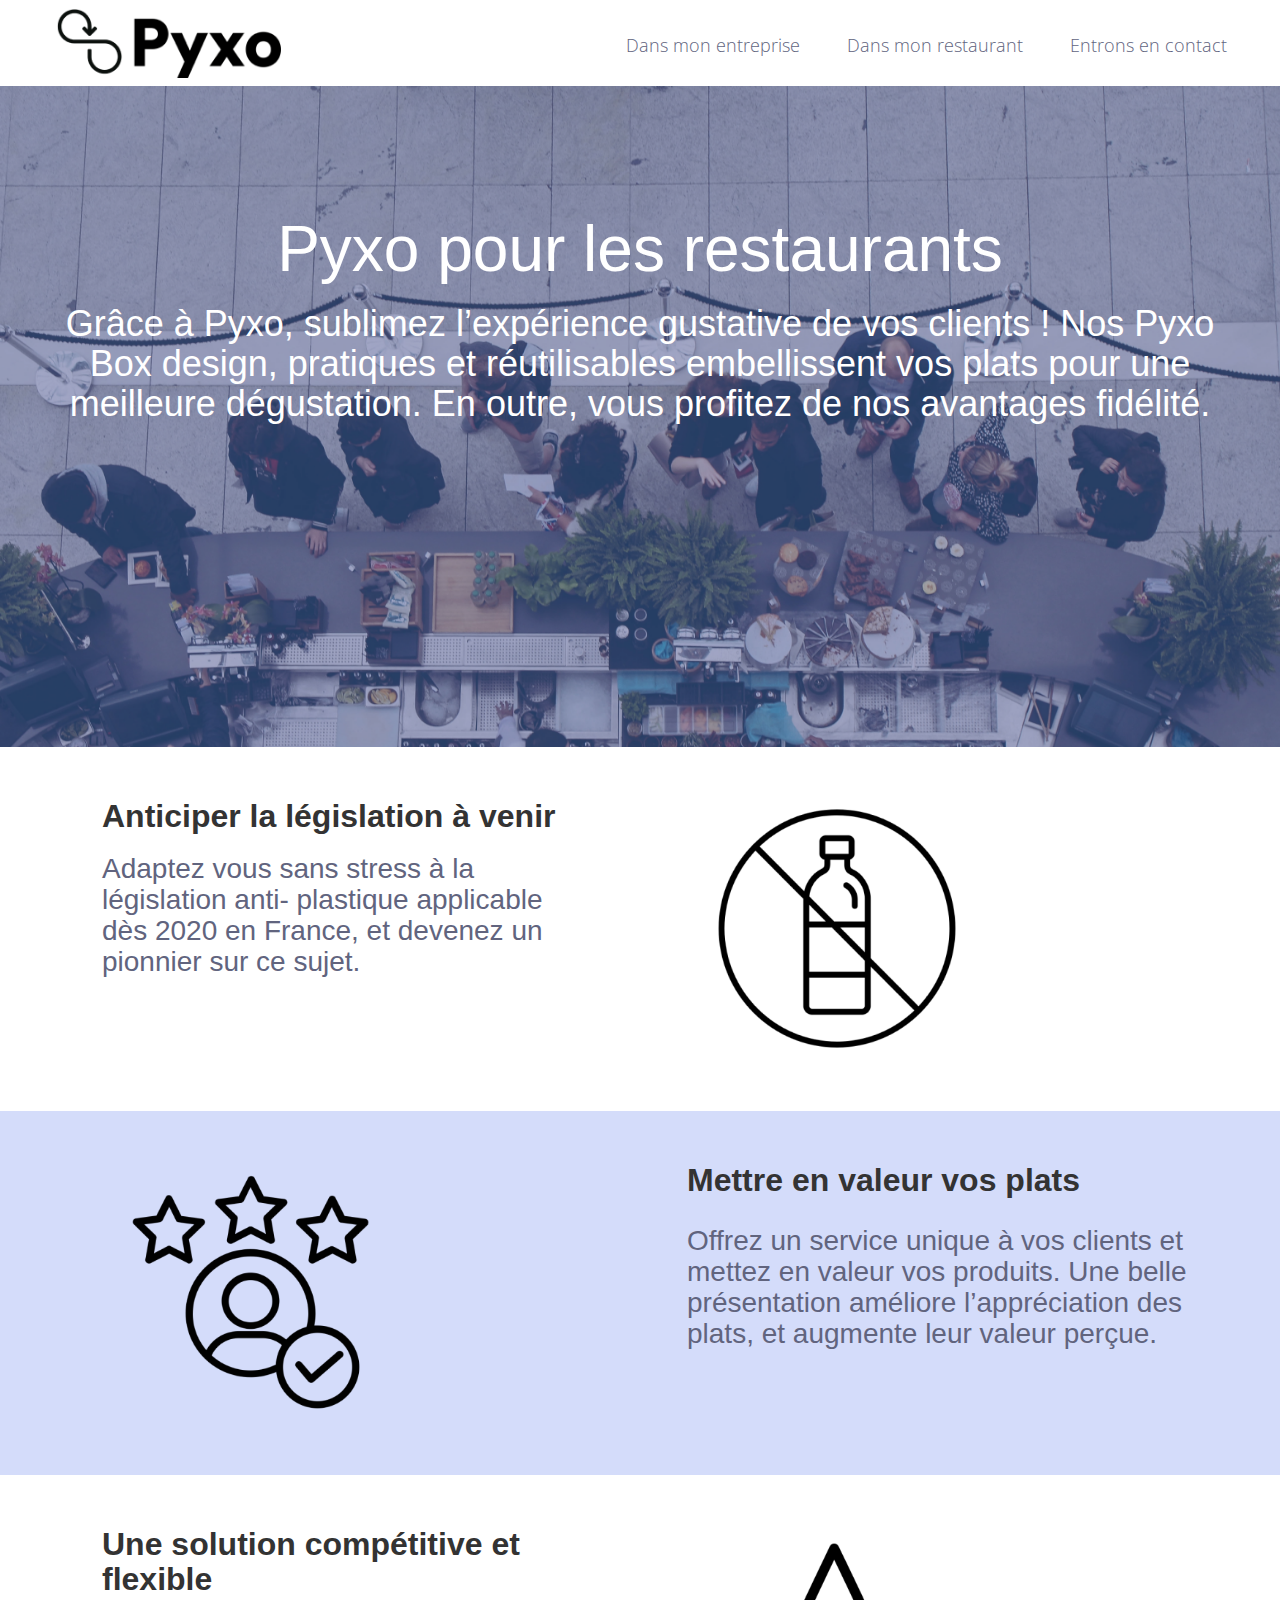
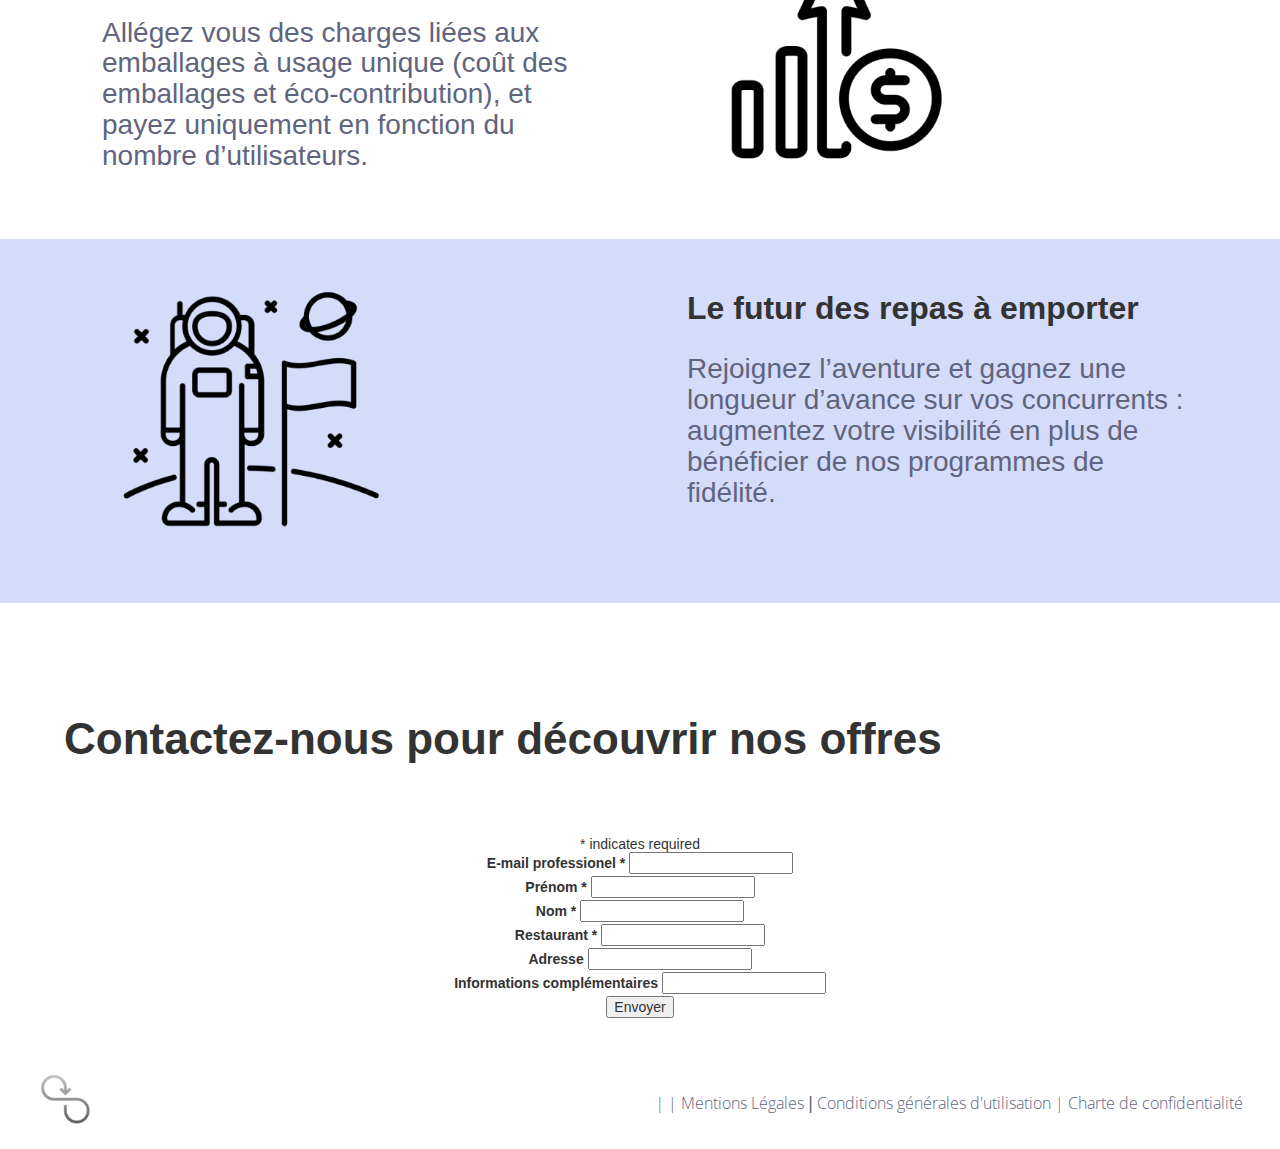
<file: backup/backup 26092018/pyxo-restaurants.html>
<!DOCTYPE html>


<html lang="fr">
 
<head>
  


  <meta charset="utf-8">
  <title>Pyxo - Restaurants</title>
  <link rel="stylesheet" type="text/css" href="pyxo-restaurants-style.css">
   <link href='style.css' rel='stylesheet'>
   <link href="https://fonts.googleapis.com/css?family=Montserrat" rel="stylesheet">
   <link REL="shortcut icon" href="image/favicon.ico">
   <link href="https://fonts.googleapis.com/css?family=Open+Sans" rel="stylesheet">
  <link rel="stylesheet" href="https://use.fontawesome.com/releases/v5.0.13/css/all.css" integrity="sha384-DNOHZ68U8hZfKXOrtjWvjxusGo9WQnrNx2sqG0tfsghAvtVlRW3tvkXWZh58N9jp" crossorigin="anonymous">
    <meta http-equiv="X-UA-Compatible" content="IE=edge">
    <meta name="description" content="Pyxo conçoit des solutions améliorant le confort de la restauration à emporter tout en éliminant les emballages à usage unique."/>
  <meta name="viewport" content="width=device-width, initial-scale=1">
  <link rel="stylesheet" href="https://maxcdn.bootstrapcdn.com/bootstrap/3.2.0/css/bootstrap.min.css">
<style>@import url('https://fonts.googleapis.com/css?family=Roboto');</style>
</head> 
 
<body> 

<!-- Navbar -->

 <div id="navbar">
    <div class="navbarlogo"> 
    <a href="https://www.pyxo.fr/"> <img src="image/logo.png" alt="Logo_Pyxo" width="225"></a></div>
    <div class="Nav">
  <ul class="list-inline">
 <li><a href="https://www.pyxo.fr/pyxo-corporates" class="link" >Dans mon entreprise</a> </li>
 <li><a href="https://www.pyxo.fr/pyxo-restaurants" class="link" >Dans mon restaurant</a> </li>
  <li><a href="mailto:hello@pyxo.fr" class="mail"> Entrons en contact</a> </li>
 </ul></div></div>


<!-- head  -->

<div id="head">

<h1>Pyxo pour les restaurants</h1>
<h2>Grâce à Pyxo, sublimez l’expérience gustative de vos clients ! Nos Pyxo Box design, pratiques et réutilisables embellissent vos plats pour une meilleure dégustation. En outre, vous profitez de nos avantages fidélité.</h2>
</div>





<!-- Legislation  -->
<div id="type_1">
<div class="container">
  <div class="row">
    <div class="col-xs-12 col-sm-6 col-md-6">
<div class="box"> 
<h1>Anticiper la législation à venir</h1>
<h2>Adaptez vous sans stress à la législation anti- plastique applicable dès 2020 en France, et devenez un pionnier sur ce sujet.</h2></div></div>
  <div class="row middle-xs">
    <div class="col-xs-12 col-sm-6 col-md-6">
<div class="box"> <img src="image/restaurants/plastic.png" alt="plastic.png" width="300">
</div></div></div></div> </div></div>
 

<!-- customers  -->
<div id="type_2">
<div class="container">
  <div class="row middle-xs">
    <div class="col-xs-12 col-sm-6 col-md-6">
<div class="box"> <img src="image/restaurants/customers.png" alt="customers.png" width="300">
</div></div>

  <div class="row">
    <div class="col-xs-12 col-sm-6 col-md-6">
<div class="box"> 
<h1>Mettre en valeur vos plats</h1>
<h2>Offrez un service unique à vos clients et mettez en valeur vos produits. Une belle présentation améliore l’appréciation des plats, et augmente leur valeur perçue.</h2></div></div></div> </div></div></div>
 

<!-- Cost  -->
<div id="type_1">
<div class="container">
  <div class="row">
    <div class="col-xs-12 col-sm-6 col-md-6">
<div class="box"> 
<h1>Une solution compétitive et flexible</h1>
<h2>Allégez vous des charges liées aux emballages à usage unique 
(coût des emballages et éco-contribution), et payez uniquement en fonction du nombre d’utilisateurs.</h2></div></div>
  <div class="row middle-xs">
    <div class="col-xs-12 col-sm-6 col-md-6">
<div class="box"> <img src="image/restaurants/price.png" alt="price.png" width="300">
</div></div></div></div> </div></div>
 

<!-- futur  -->
<div id="type_2">
<div class="container">
  <div class="row middle-xs">
    <div class="col-xs-12 col-sm-6 col-md-6">
<div class="box"> <img src="image/restaurants/futur.png" alt="futur.png" width="300">
</div></div>

  <div class="row">
    <div class="col-xs-12 col-sm-6 col-md-6">
<div class="box"> 
<h1>Le futur des repas à emporter</h1>
<h2>Rejoignez l’aventure et gagnez une longueur d’avance sur vos concurrents : augmentez votre visibilité en plus de bénéficier de nos programmes de fidélité.</h2></div></div></div> </div></div></div>



<!-- subscribe  -->
<div id="subscribe">
<h1>Contactez-nous pour découvrir nos offres</h1>

<!-- Begin MailChimp Signup Form -->
<link href="//cdn-images.mailchimp.com/embedcode/classic-10_7.css" rel="stylesheet" type="text/css">
<style type="text/css">
  #mc_embed_signup{background:#fff; clear:left; font:14px Helvetica,Arial,sans-serif; }
  /* Add your own MailChimp form style overrides in your site stylesheet or in this style block.
     We recommend moving this block and the preceding CSS link to the HEAD of your HTML file. */
</style>
<div id="mc_embed_signup">
<form action="https://pyxo.us19.list-manage.com/subscribe/post?u=59adde8e515537bee728a7d04&amp;id=29bb46da85" method="post" id="mc-embedded-subscribe-form" name="mc-embedded-subscribe-form" class="validate" target="_blank" novalidate>
    <div id="mc_embed_signup_scroll">
  
<div class="indicates-required"><span class="asterisk">*</span> indicates required</div>
<div class="mc-field-group">
  <label for="mce-EMAIL">E-mail professionel  <span class="asterisk">*</span>
</label>
  <input type="email" value="" name="EMAIL" class="required email" id="mce-EMAIL">
</div>
<div class="mc-field-group">
  <label for="mce-FNAME">Prénom  <span class="asterisk">*</span>
</label>
  <input type="text" value="" name="FNAME" class="required" id="mce-FNAME">
</div>
<div class="mc-field-group">
  <label for="mce-LNAME">Nom  <span class="asterisk">*</span>
</label>
  <input type="text" value="" name="LNAME" class="required" id="mce-LNAME">
</div>
<div class="mc-field-group">
  <label for="mce-MMERGE5">Restaurant  <span class="asterisk">*</span>
</label>
  <input type="text" value="" name="MMERGE5" class="required" id="mce-MMERGE5">
</div>
<div class="mc-field-group">
  <label for="mce-ADDRESS">Adresse </label>
  <input type="text" value="" name="ADDRESS" class="" id="mce-ADDRESS">
</div>
<div class="mc-field-group">
  <label for="mce-MMERGE6">Informations complémentaires </label>
  <input type="text" value="" name="MMERGE6" class="" id="mce-MMERGE6">
</div>
  <div id="mce-responses" class="clear">
    <div class="response" id="mce-error-response" style="display:none"></div>
    <div class="response" id="mce-success-response" style="display:none"></div>
  </div>    <!-- real people should not fill this in and expect good things - do not remove this or risk form bot signups-->
    <div style="position: absolute; left: -5000px;" aria-hidden="true"><input type="text" name="b_59adde8e515537bee728a7d04_29bb46da85" tabindex="-1" value=""></div>
    <div class="clear"><input type="submit" value="Envoyer" name="subscribe" id="mc-embedded-subscribe" class="button"></div>
    </div>
</form>
</div>
<script type='text/javascript' src='//s3.amazonaws.com/downloads.mailchimp.com/js/mc-validate.js'></script><script type='text/javascript'>(function($) {window.fnames = new Array(); window.ftypes = new Array();fnames[0]='EMAIL';ftypes[0]='email';fnames[1]='FNAME';ftypes[1]='text';fnames[2]='LNAME';ftypes[2]='text';fnames[5]='MMERGE5';ftypes[5]='text';fnames[3]='ADDRESS';ftypes[3]='text';fnames[4]='PHONE';ftypes[4]='phone';fnames[6]='MMERGE6';ftypes[6]='text';}(jQuery));var $mcj = jQuery.noConflict(true);</script>
<!--End mc_embed_signup-->
</div>


<!-- Footer  -->
<div id="footer"> 
 <div class="bottom_logo"> 
    <a href="#"> <img src="image/logo_bottom.png" alt="Logo_Pyxo" width="50"></a>
    </div>
    <div class="footer">
  <ul class="list-inline">
   <li>
<a href="https://www.facebook.com/Pyxo-424955214696438/" class="social" target="_blank"> <i class="fab fa-facebook">  |</i> </a>
  <a href="https://www.instagram.com/pyxo.world/" class="social" target="_blank"> <i class="fab fa-instagram"></i></a>
  <a href="#" class="footnote"> | Mentions Légales </a>|<a href="#" class="footnote"> Conditions générales d'utilisation </a><a href="#" class="footnote" > | Charte de confidentialité </a>
   </li></ul></div></div>




</body>
</file>
<file: Back-up git/OLD/style.css>
body{background: white; font-size: 16px;font-family: 'Montserrat', sans-serif;;	text-align: center;	margin: 0;    text-shadow: none;  padding: 0;}
 
h1{font-family: 'Montserrat', sans-serif; ;color: black;font-size: 40px}
 
h2 {font-family: 'Montserrat', sans-serif;;color: black;font-weight: lighter;font-size: 24px;text-shadow: none;}
 
a {color : #61647E;text-shadow: none}
a:hover {text-decoration: none; color : #61647E;; color: #8093F1}
 
img {z-index: 1}
 
 
#navbar{z-index: 2;background: white; padding: 16px; text-align: right}
.navbarlogo {margin-top: -8px;  ;z-index: 3; margin-left : 40px; vertical-align: top; float:left;}
.list-inline{color : #61647E;margin-right: 32px; padding-top: 16px; font-weight: 150;font-size: 18px;line-height: 1.5}
.mail{font-family: 'Montserrat', sans-serif;color : #61647E;}
.mail:hover {text-decoration: none; color : #9396B2;transition: all 0.2s linear}


#solution {background: white;margin-right: 0px;width: 100%;padding: 32px}
#solution h1 {font-size: 48px;font-weight: bolder;padding-bottom: 8px;margin-top: 80px}
#solution h2 {color : #61647E;font-size: 28px;font-weight: 150;}

.box{;padding: 32px; ;text-align: left;width:100%;}
.col-xs-12 {  flex-basis: 50%;}
.col-sm-6 {  flex-basis: 50%;}
.col-md-6 {  flex-basis: 50%;}


#subscribe {background: white;margin-right: 0px;width: 100%;padding: 32px}
#subscribe h1 {font-size: 44px;font-weight: bolder;padding-bottom: 8px;margin-top: 80px}
#subscribe h2 {color : #61647E;font-size: 24px;font-weight: 150;}

#mc_embed_signup{background: #D4DCFA;border: 0; border-radius: 1;; clear:left; font:14px ; padding-bottom: 8px ; width: auto;}
#mc-embedded-subscribe-form{background: #D4DCFA;border: 0; border-radius: 1;}

.email {color : #647DDA;background :#D4DCFA ;padding-left: 12px;;border: 0}

.button{color : #485BA2;font-weight: bold;border: 0; border-radius: 1;background : #8B9DE4; padding-left: 16px;padding-right: 16px}
.button:hover{background: linear-gradient(to right, #B0BDED, #B8B2FF);transition: all .3s ease-out }

#footer{margin-bottom: 32px;text-align: right}
.bottom_logo {;z-index: 3; margin-left : 40px; vertical-align: top; float:left;}
.social{font-family: 'Montserrat', sans-serif;color : #61647E;font-size: 16px}
.footnote{font-family: 'Montserrat', sans-serif;color : #61647E;font-size: 16px}


 .social:hover {text-decoration: none; color : #9396B2;transition: all 0.2s linear}
.footnote:hover {text-decoration: none; color : #9396B2;transition: all 0.2s linear}
</file>
<file: backup/Back-up 25092018/style.css>
body{background: white; font-size: 16px;font-family: 'Open Sans', sans-serif;;;	text-align: center;	margin: 0;    text-shadow: none;  padding: 0;}
 
h1{font-family: 'Open Sans', sans-serif;; ;color: black;font-size: 40px}
 
h2 {font-family: 'Open Sans', sans-serif;;;color: black;font-weight: lighter;font-size: 24px;text-shadow: none;}
 
a {color : #61647E;text-shadow: none}
a:hover {text-decoration: none; color : #61647E;; color: #8093F1}
 
img {z-index: 1}
 
#navbar{z-index: 2;background: white; padding: 16px; text-align: right}
.navbarlogo {margin-top: -8px;  ;z-index: 3; margin-left : 40px; vertical-align: top; float:left;}
.list-inline{color : #61647E;margin-right: 32px; padding-top: 16px; font-weight: 150;font-size: 18px;line-height: 1.5}
.mail{font-family: 'Open Sans', sans-serif;;color : #61647E;}
.mail:hover {text-decoration: none; color : #9396B2;transition: all 0.2s linear}
.link{font-family: 'Open Sans', sans-serif;;color : #61647E;padding-right: 32px}
.link:hover {text-decoration: none; color : #9396B2;transition: all 0.2s linear}



#solution {background: white;margin-right: 0px;width: 100%;padding: 32px}
#solution h1 {font-size: 48px;font-weight: bolder;padding-bottom: 8px;margin-top: 80px}
#solution h2 {color : #61647E;font-size: 28px;font-weight: 150;}

	.box{;padding: 32px; ;text-align: left;width:100%;}
	.col-xs-12 {  flex-basis: 50%;}
	.col-sm-6 {  flex-basis: 50%;}
	.col-md-6 {  flex-basis: 50%;}

#subscribe {background: white;margin-right: 0px;width: 100%;padding: 32px}
#subscribe h1 {font-size: 44px;font-weight: bolder;padding-bottom: 8px;margin-top: 80px}
#subscribe h2 {color : #61647E;font-size: 24px;font-weight: 150;}




#entreprise{background : #D4DCFA;}
#entreprise h1{font-size: 28px;font-weight: bolder;padding-bottom: 8px;}
#entreprise h2{color : #61647E;font-size: 24px;font-weight: 150;}
#entreprise h3{color : #61647E;font-size: 24px;font-weight: 150;}

#restaurant{background : white;;}
#restaurant h1{font-size: 28px;font-weight: bolder;}
#restaurant h2{color : #61647E;font-size: 24px;font-weight: 150;}
#restaurant h3{color : #646464;font-size: 24px;font-weight: 150;}



.avantages_1{color : #485BA2;font-size: 24px;font-weight: 400;}
.avantages_1:hover{color : #798FE4;font-size: 24px;font-weight: 400;text-decoration: none}
.avantages_2{color : #61647E;font-size: 24px;font-weight: 400;}
.avantages_2:hover{color : #9396B2;font-size: 24px;font-weight: 400;text-decoration: none}

#footer{margin-bottom: 32px;margin-top: 24px;text-align: right}
.bottom_logo {;z-index: 3; margin-left : 40px; vertical-align: top; float:left;}
.social{font-family: 'Open Sans', sans-serif;;color : #61647E;font-size: 16px}
.footnote{font-family: 'Open Sans', sans-serif;;color : #61647E;font-size: 16px}

.social:hover {text-decoration: none; color : #9396B2;transition: all 0.2s linear}
.footnote:hover {text-decoration: none; color : #9396B2;transition: all 0.2s linear}
</file>
<file: backup/backup 26092018/style.css>
body{background: white; font-size: 16px;font-family: 'Open Sans', sans-serif;;;	text-align: center;	margin: 0;    text-shadow: none;  padding: 0;}
 
h1{font-family: 'Open Sans', sans-serif;; ;color: black;font-size: 40px}
 
h2 {font-family: 'Open Sans', sans-serif;;;color: black;font-weight: lighter;font-size: 24px;text-shadow: none;}
 
a {color : #61647E;text-shadow: none}
a:hover {text-decoration: none; color : #61647E;; color: #8093F1}
 
img {z-index: 1}
 
#navbar{z-index: 2;background: white; padding: 16px; text-align: right}
.navbarlogo {margin-top: -8px;  ;z-index: 3; margin-left : 40px; vertical-align: top; float:left;}
.list-inline{color : #61647E;margin-right: 32px; padding-top: 16px; font-weight: 150;font-size: 18px;line-height: 1.5}
.mail{font-family: 'Open Sans', sans-serif;;color : #61647E;}
.mail:hover {text-decoration: none; color : #9396B2;transition: all 0.2s linear}
.link{font-family: 'Open Sans', sans-serif;;color : #61647E;padding-right: 32px}
.link:hover {text-decoration: none; color : #9396B2;transition: all 0.2s linear}


#solution {background: white;margin-right: 0px;width: 100%;padding: 32px}
#solution h1 {font-size: 48px;font-weight: bolder;padding-bottom: 8px;margin-top: 80px}
#solution h2 {color : #61647E;font-size: 28px;font-weight: 150;}

	.box{;padding: 32px; ;text-align: left;width:100%;}
	.col-xs-12 {  flex-basis: 50%;}
	.col-sm-6 {  flex-basis: 50%;}
	.col-md-6 {  flex-basis: 50%;}

#subscribe {background: white;margin-right: 0px;width: 100%;padding: 32px}
#subscribe h1 {font-size: 44px;font-weight: bolder;padding-bottom: 8px;margin-top: 80px}
#subscribe h2 {color : #61647E;font-size: 24px;font-weight: 150;}




#entreprise{background : #D4DCFA;}
#entreprise h1{font-size: 28px;font-weight: bolder;padding-bottom: 8px;}
#entreprise h2{color : #61647E;font-size: 24px;font-weight: 150;}
#entreprise h3{color : #61647E;font-size: 24px;font-weight: 150;}

#restaurant{background : white;;}
#restaurant h1{font-size: 28px;font-weight: bolder;}
#restaurant h2{color : #61647E;font-size: 24px;font-weight: 150;}
#restaurant h3{color : #646464;font-size: 24px;font-weight: 150;}



.avantages_1{color : #485BA2;font-size: 24px;font-weight: 400;}
.avantages_1:hover{color : #798FE4;font-size: 24px;font-weight: 400;text-decoration: none}
.avantages_2{color : #61647E;font-size: 24px;font-weight: 400;}
.avantages_2:hover{color : #9396B2;font-size: 24px;font-weight: 400;text-decoration: none}

#footer{margin-bottom: 32px;margin-top: 24px;text-align: right}
.bottom_logo {;z-index: 3; margin-left : 40px; vertical-align: top; float:left;}
.social{font-family: 'Open Sans', sans-serif;;color : #61647E;font-size: 16px}
.footnote{font-family: 'Open Sans', sans-serif;;color : #61647E;font-size: 16px}

.social:hover {text-decoration: none; color : #9396B2;transition: all 0.2s linear}
.footnote:hover {text-decoration: none; color : #9396B2;transition: all 0.2s linear}
</file>
<file: Running www 01102018/style.css>
body{background: white; font-size: 16px;font-family: 'Open Sans', sans-serif;;;	text-align: center;	margin: 0;    text-shadow: none;  padding: 0;}
 
h1{font-family: 'Open Sans', sans-serif;; ;color: black;font-size: 40px}
 
h2 {font-family: 'Open Sans', sans-serif;;;color: black;font-weight: lighter;font-size: 24px;text-shadow: none;}
 
a {color : #61647E;text-shadow: none}
a:hover {text-decoration: none; color : #61647E;; color: #8093F1}
 
img {z-index: 1}
 
#navbar{z-index: 2;background: white; padding: 16px; text-align: right}
.navbarlogo {margin-top: -8px;  ;z-index: 3; margin-left : 40px; vertical-align: top; float:left;}
.list-inline{color : #61647E;margin-right: 32px; padding-top: 16px; font-weight: 150;font-size: 18px;line-height: 1.5}
.mail{font-family: 'Open Sans', sans-serif;;color : #61647E;}
.mail:hover {text-decoration: none; color : #9396B2;transition: all 0.2s linear}
.link{font-family: 'Open Sans', sans-serif;;color : #61647E;padding-right: 32px}
.link:hover {text-decoration: none; color : #9396B2;transition: all 0.2s linear}


#solution {background: white;margin-right: 0px;width: 100%;padding: 32px}
#solution h1 {font-size: 48px;font-weight: bolder;padding-bottom: 8px;margin-top: 80px}
#solution h2 {color : #61647E;font-size: 28px;font-weight: 150; }

	.box{;padding: 32px; ;text-align: left;width:100%;}
	.col-xs-12 {  flex-basis: 50%;}
	.col-sm-6 {  flex-basis: 50%;}
	.col-md-6 {  flex-basis: 50%;}

#subscribe {background: white;margin-right: 0px;width: 100%;padding: 32px}
#subscribe h1 {font-size: 44px;font-weight: bolder;padding-bottom: 8px;margin-top: 80px}
#subscribe h2 {color : #61647E;font-size: 24px;font-weight: 150;}


#entreprise{background : #D4DCFA;}
#entreprise h1{font-size: 28px;font-weight: bolder;padding-bottom: 8px;}
#entreprise h2{color : #61647E;font-size: 24px;font-weight: 150;}


#restaurant{background : white;;}
#restaurant h1{font-size: 28px;font-weight: bolder;}
#restaurant h2{color : #61647E;font-size: 24px;font-weight: 150;}
#restaurant h3{color : #646464;font-size: 24px;font-weight: 150;}




.avantages_1:hover{color : #798FE4;font-size: 24px;font-weight: 400;text-decoration: none}

.avantages_2{color : #61647E;font-size: 24px;font-weight: 400;}

.avantages_2:hover{color : #9396B2;font-size: 24px;font-weight: 400;text-decoration: none}


#cookies {background-color: #EEF1FC;margin: 64px;;;padding: 64px;text-align: left;color : #61647E;font-size: 20px;font-weight: 150;}
#cookies h1 {;color : black; font-size: 32px;font-weight: bolder;padding-bottom: 8px;margin-top: 80px}
#cookies h2 {color : #61647E;font-size: 20px;font-weight: 150;}



#footer{margin-bottom: 32px;margin-top: 24px;text-align: right}
.bottom_logo {;z-index: 3; margin-left : 40px; vertical-align: top; float:left;}
.social{font-family: 'Open Sans', sans-serif;;color : #61647E;font-size: 16px}
.footnote{font-family: 'Open Sans', sans-serif;;color : #61647E;font-size: 16px}

.social:hover {text-decoration: none; color : #9396B2;transition: all 0.2s linear}
.footnote:hover {text-decoration: none; color : #9396B2;transition: all 0.2s linear}
</file>
<file: Running www 01102018/pyxo-corporates-style.css>
body{background-color: white;; font-size: 16px;font-family: 'Open Sans', sans-serif;;	text-align: center;	margin: 0;    text-shadow: none;  padding: 0;}
 
h1{font-family: 'Open Sans', sans-serif; ;color: black;font-size: 40px}
 
h2 {font-family: 'Open Sans', sans-serif;;color: black;font-weight: lighter;font-size: 24px;text-shadow: none;}
 
a {color : #61647E;text-shadow: none}
a:hover {text-decoration: none; color : #61647E;; color: #8093F1}
 
img {z-index: 1}
 
#navbar{z-index: 2;; padding: 16px; text-align: right}
.navbarlogo {margin-top: -8px;  ;z-index: 3; margin-left : 40px; vertical-align: top; float:left;}
.list-inline{color : #61647E;margin-right: 32px; padding-top: 16px; font-weight: 150;font-size: 18px;line-height: 1.5}
.mail{font-family: 'Open Sans', sans-serif;color : #61647E;}
.mail:hover {text-decoration: none; color : #9396B2;transition: all 0.2s linear}
.link{font-family: 'Open Sans', sans-serif;color : #61647E;padding-right: 32px}
.link:hover {text-decoration: none; color : #9396B2;transition: all 0.2s linear}


#head{text-align: center;padding: 64px;;color: white;background-image: url("image/corporates/image_de_fond_corporate-compressor.png");background-repeat: no-repeat;background-size: cover;}
#head h1{font-size: 64px;margin-top: 64px;font-weight: normal;}
#head h2{font-size: 36px;padding-bottom: 250px;font-weight:lighter;}


#type_1{background : white;;}
#type_1 h1{font-size: 32px;font-weight: bolder;}
#type_1 h2{color : #61647E;font-size: 28px;font-weight: 150;}

#type_2{background : #D4DCFA;}
#type_2 h1{font-size: 32px;font-weight: bolder;padding-bottom: 8px;}
#type_2 h2{color : #61647E;font-size: 28px;font-weight: 150;}


.box{;padding: 32px; ;text-align: left;width:100%;vertical-align: middle;}
.col-xs-12 {  flex-basis: 50%;}
.col-sm-6 {  flex-basis: 50%;}
.col-md-6 {  flex-basis: 50%;}


#subscribe {background: white;;padding: 32px}
#subscribe h1{font-size: 32px; text-align: center;padding-left: 32px;margin-bottom: 64px}




#footer{margin-bottom: 32px;;text-align: right}
.bottom_logo {;z-index: 3; margin-left : 40px; vertical-align: top; float:left;}
.social{font-family: 'Open Sans', sans-serif;color : #61647E;font-size: 16px}
.footnote{font-family: 'Open Sans', sans-serif;color : #61647E;font-size: 16px}

.social:hover {text-decoration: none; color : #9396B2;transition: all 0.2s linear}
.footnote:hover {text-decoration: none; color : #9396B2;transition: all 0.2s linear}
</file>
<file: Running www 01102018/pyxo-restaurants-style.css>
body{background-color: white;; font-size: 16px;font-family: 'Open Sans', sans-serif;;	text-align: center;	margin: 0;    text-shadow: none;  padding: 0;}
 
h1{font-family: 'Open Sans', sans-serif; ;color: black;font-size: 40px}
 
h2 {font-family: 'Open Sans', sans-serif;;color: black;font-weight: lighter;font-size: 24px;text-shadow: none;}
 
a {color : #61647E;text-shadow: none}
a:hover {text-decoration: none; color : #61647E;; color: #8093F1}
 
img {z-index: 1}
 
#navbar{z-index: 2;; padding: 16px; text-align: right}
.navbarlogo {margin-top: -8px;  ;z-index: 3; margin-left : 40px; vertical-align: top; float:left;}
.list-inline{color : #61647E;margin-right: 32px; padding-top: 16px; font-weight: 150;font-size: 18px;line-height: 1.5}
.mail{font-family: 'Open Sans', sans-serif;color : #61647E;}
.mail:hover {text-decoration: none; color : #9396B2;transition: all 0.2s linear}
.link{font-family: 'Open Sans', sans-serif;color : #61647E;padding-right: 32px}
.link:hover {text-decoration: none; color : #9396B2;transition: all 0.2s linear}


#head{text-align: center;padding: 64px;;color: white;background-image: url("image/restaurants/image_de_fond_restaurants-compressor.png");background-repeat: no-repeat;background-size: cover;}
#head h1{font-size: 64px;margin-top: 64px;font-weight: normal;}
#head h2{font-size: 36px;padding-bottom: 250px;font-weight:lighter;}


#type_1{background : white;;}
#type_1 h1{font-size: 32px;font-weight: bolder;}
#type_1 h2{color : #61647E;font-size: 28px;font-weight: 150;}

#type_2{background : #D4DCFA;}
#type_2 h1{font-size: 32px;font-weight: bolder;padding-bottom: 8px;}
#type_2 h2{color : #61647E;font-size: 28px;font-weight: 150;}


.box{;padding: 32px; ;text-align: left;width:100%;vertical-align: middle;}
.col-xs-12 {  flex-basis: 50%;}
.col-sm-6 {  flex-basis: 50%;}
.col-md-6 {  flex-basis: 50%;}


#subscribe {background: white;;padding: 32px}
#subscribe h1{font-size: 32px; text-align: left;padding-left: 32px;margin-bottom: 64px}





#footer{margin-bottom: 32px;text-align: right}
.bottom_logo {;z-index: 3; margin-left : 40px; vertical-align: top; float:left;}
.social{font-family: 'Open Sans', sans-serif;color : #61647E;font-size: 16px}
.footnote{font-family: 'Open Sans', sans-serif;color : #61647E;font-size: 16px}

.social:hover {text-decoration: none; color : #9396B2;transition: all 0.2s linear}
.footnote:hover {text-decoration: none; color : #9396B2;transition: all 0.2s linear}
</file>
<file: backup/Back-up 25092018/pyxo-corporates-style.css>
body{background-color: white;; font-size: 16px;font-family: 'Open Sans', sans-serif;;	text-align: center;	margin: 0;    text-shadow: none;  padding: 0;}
 
h1{font-family: 'Open Sans', sans-serif; ;color: black;font-size: 40px}
 
h2 {font-family: 'Open Sans', sans-serif;;color: black;font-weight: lighter;font-size: 24px;text-shadow: none;}
 
a {color : #61647E;text-shadow: none}
a:hover {text-decoration: none; color : #61647E;; color: #8093F1}
 
img {z-index: 1}
 
#navbar{z-index: 2;; padding: 16px; text-align: right}
.navbarlogo {margin-top: -8px;  ;z-index: 3; margin-left : 40px; vertical-align: top; float:left;}
.list-inline{color : #61647E;margin-right: 32px; padding-top: 16px; font-weight: 150;font-size: 18px;line-height: 1.5}
.mail{font-family: 'Open Sans', sans-serif;color : #61647E;}
.mail:hover {text-decoration: none; color : #9396B2;transition: all 0.2s linear}
.link{font-family: 'Open Sans', sans-serif;color : #61647E;}
.link:hover {text-decoration: none; color : #9396B2;transition: all 0.2s linear}


#head{text-align: center;padding: 64px;;color: white;background-image: url("image/corporates/image_de_fond_corporate.png");background-repeat: no-repeat;background-size: cover;}
#head h1{font-size: 64px;margin-top: 64px;font-weight: normal;}
#head h2{font-size: 36px;padding-bottom: 200px;font-weight:lighter;}


#type_1{background : white;;}
#type_1 h1{font-size: 32px;font-weight: bolder;}
#type_1 h2{color : #61647E;font-size: 28px;font-weight: 150;}

#type_2{background : #D4DCFA;}
#type_2 h1{font-size: 32px;font-weight: bolder;padding-bottom: 8px;}
#type_2 h2{color : #61647E;font-size: 28px;font-weight: 150;}


.box{;padding: 32px; ;text-align: left;width:100%;vertical-align: middle;}
.col-xs-12 {  flex-basis: 50%;}
.col-sm-6 {  flex-basis: 50%;}
.col-md-6 {  flex-basis: 50%;}


#subscribe {background: white;;padding: 32px}
#subscribe h1{font-size: 32px; text-align: center;padding-left: 32px;margin-bottom: 64px}




#footer{margin-bottom: 32px;;text-align: right}
.bottom_logo {;z-index: 3; margin-left : 40px; vertical-align: top; float:left;}
.social{font-family: 'Open Sans', sans-serif;color : #61647E;font-size: 16px}
.footnote{font-family: 'Open Sans', sans-serif;color : #61647E;font-size: 16px}

.social:hover {text-decoration: none; color : #9396B2;transition: all 0.2s linear}
.footnote:hover {text-decoration: none; color : #9396B2;transition: all 0.2s linear}
</file>
<file: backup/Back-up 25092018/pyxo-restaurants-style.css>
body{background-color: white;; font-size: 16px;font-family: 'Open Sans', sans-serif;;	text-align: center;	margin: 0;    text-shadow: none;  padding: 0;}
 
h1{font-family: 'Open Sans', sans-serif; ;color: black;font-size: 40px}
 
h2 {font-family: 'Open Sans', sans-serif;;color: black;font-weight: lighter;font-size: 24px;text-shadow: none;}
 
a {color : #61647E;text-shadow: none}
a:hover {text-decoration: none; color : #61647E;; color: #8093F1}
 
img {z-index: 1}
 
#navbar{z-index: 2;; padding: 16px; text-align: right}
.navbarlogo {margin-top: -8px;  ;z-index: 3; margin-left : 40px; vertical-align: top; float:left;}
.list-inline{color : #61647E;margin-right: 32px; padding-top: 16px; font-weight: 150;font-size: 18px;line-height: 1.5}
.mail{font-family: 'Open Sans', sans-serif;color : #61647E;}
.mail:hover {text-decoration: none; color : #9396B2;transition: all 0.2s linear}
.link{font-family: 'Open Sans', sans-serif;color : #61647E;}
.link:hover {text-decoration: none; color : #9396B2;transition: all 0.2s linear}


#head{text-align: center;padding: 64px;;color: white;background-image: url("image/restaurants/image_de_fond_restaurants.png");background-repeat: no-repeat;background-size: cover;}
#head h1{font-size: 64px;margin-top: 64px;font-weight: normal;}
#head h2{font-size: 36px;padding-bottom: 250px;font-weight:lighter;}


#type_1{background : white;;}
#type_1 h1{font-size: 32px;font-weight: bolder;}
#type_1 h2{color : #61647E;font-size: 28px;font-weight: 150;}

#type_2{background : #D4DCFA;}
#type_2 h1{font-size: 32px;font-weight: bolder;padding-bottom: 8px;}
#type_2 h2{color : #61647E;font-size: 28px;font-weight: 150;}


.box{;padding: 32px; ;text-align: left;width:100%;vertical-align: middle;}
.col-xs-12 {  flex-basis: 50%;}
.col-sm-6 {  flex-basis: 50%;}
.col-md-6 {  flex-basis: 50%;}


#subscribe {background: white;;padding: 32px}
#subscribe h1{font-size: 32px; text-align: left;padding-left: 32px;margin-bottom: 64px}





#footer{margin-bottom: 32px;text-align: right}
.bottom_logo {;z-index: 3; margin-left : 40px; vertical-align: top; float:left;}
.social{font-family: 'Open Sans', sans-serif;color : #61647E;font-size: 16px}
.footnote{font-family: 'Open Sans', sans-serif;color : #61647E;font-size: 16px}

.social:hover {text-decoration: none; color : #9396B2;transition: all 0.2s linear}
.footnote:hover {text-decoration: none; color : #9396B2;transition: all 0.2s linear}
</file>
<file: backup/backup 26092018/pyxo-corporates-style.css>
body{background-color: white;; font-size: 16px;font-family: 'Open Sans', sans-serif;;	text-align: center;	margin: 0;    text-shadow: none;  padding: 0;}
 
h1{font-family: 'Open Sans', sans-serif; ;color: black;font-size: 40px}
 
h2 {font-family: 'Open Sans', sans-serif;;color: black;font-weight: lighter;font-size: 24px;text-shadow: none;}
 
a {color : #61647E;text-shadow: none}
a:hover {text-decoration: none; color : #61647E;; color: #8093F1}
 
img {z-index: 1}
 
#navbar{z-index: 2;; padding: 16px; text-align: right}
.navbarlogo {margin-top: -8px;  ;z-index: 3; margin-left : 40px; vertical-align: top; float:left;}
.list-inline{color : #61647E;margin-right: 32px; padding-top: 16px; font-weight: 150;font-size: 18px;line-height: 1.5}
.mail{font-family: 'Open Sans', sans-serif;color : #61647E;}
.mail:hover {text-decoration: none; color : #9396B2;transition: all 0.2s linear}
.link{font-family: 'Open Sans', sans-serif;color : #61647E;padding-right: 32px}
.link:hover {text-decoration: none; color : #9396B2;transition: all 0.2s linear}


#head{text-align: center;padding: 64px;;color: white;background-image: url("image/corporates/image_de_fond_corporate.png");background-repeat: no-repeat;background-size: cover;}
#head h1{font-size: 64px;margin-top: 64px;font-weight: normal;}
#head h2{font-size: 36px;padding-bottom: 200px;font-weight:lighter;}


#type_1{background : white;;}
#type_1 h1{font-size: 32px;font-weight: bolder;}
#type_1 h2{color : #61647E;font-size: 28px;font-weight: 150;}

#type_2{background : #D4DCFA;}
#type_2 h1{font-size: 32px;font-weight: bolder;padding-bottom: 8px;}
#type_2 h2{color : #61647E;font-size: 28px;font-weight: 150;}


.box{;padding: 32px; ;text-align: left;width:100%;vertical-align: middle;}
.col-xs-12 {  flex-basis: 50%;}
.col-sm-6 {  flex-basis: 50%;}
.col-md-6 {  flex-basis: 50%;}


#subscribe {background: white;;padding: 32px}
#subscribe h1{font-size: 32px; text-align: center;padding-left: 32px;margin-bottom: 64px}




#footer{margin-bottom: 32px;;text-align: right}
.bottom_logo {;z-index: 3; margin-left : 40px; vertical-align: top; float:left;}
.social{font-family: 'Open Sans', sans-serif;color : #61647E;font-size: 16px}
.footnote{font-family: 'Open Sans', sans-serif;color : #61647E;font-size: 16px}

.social:hover {text-decoration: none; color : #9396B2;transition: all 0.2s linear}
.footnote:hover {text-decoration: none; color : #9396B2;transition: all 0.2s linear}
</file>
<file: backup/backup 26092018/pyxo-restaurants-style.css>
body{background-color: white;; font-size: 16px;font-family: 'Open Sans', sans-serif;;	text-align: center;	margin: 0;    text-shadow: none;  padding: 0;}
 
h1{font-family: 'Open Sans', sans-serif; ;color: black;font-size: 40px}
 
h2 {font-family: 'Open Sans', sans-serif;;color: black;font-weight: lighter;font-size: 24px;text-shadow: none;}
 
a {color : #61647E;text-shadow: none}
a:hover {text-decoration: none; color : #61647E;; color: #8093F1}
 
img {z-index: 1}
 
#navbar{z-index: 2;; padding: 16px; text-align: right}
.navbarlogo {margin-top: -8px;  ;z-index: 3; margin-left : 40px; vertical-align: top; float:left;}
.list-inline{color : #61647E;margin-right: 32px; padding-top: 16px; font-weight: 150;font-size: 18px;line-height: 1.5}
.mail{font-family: 'Open Sans', sans-serif;color : #61647E;}
.mail:hover {text-decoration: none; color : #9396B2;transition: all 0.2s linear}
.link{font-family: 'Open Sans', sans-serif;color : #61647E;padding-right: 32px}
.link:hover {text-decoration: none; color : #9396B2;transition: all 0.2s linear}


#head{text-align: center;padding: 64px;;color: white;background-image: url("image/restaurants/image_de_fond_restaurants.png");background-repeat: no-repeat;background-size: cover;}
#head h1{font-size: 64px;margin-top: 64px;font-weight: normal;}
#head h2{font-size: 36px;padding-bottom: 250px;font-weight:lighter;}


#type_1{background : white;;}
#type_1 h1{font-size: 32px;font-weight: bolder;}
#type_1 h2{color : #61647E;font-size: 28px;font-weight: 150;}

#type_2{background : #D4DCFA;}
#type_2 h1{font-size: 32px;font-weight: bolder;padding-bottom: 8px;}
#type_2 h2{color : #61647E;font-size: 28px;font-weight: 150;}


.box{;padding: 32px; ;text-align: left;width:100%;vertical-align: middle;}
.col-xs-12 {  flex-basis: 50%;}
.col-sm-6 {  flex-basis: 50%;}
.col-md-6 {  flex-basis: 50%;}


#subscribe {background: white;;padding: 32px}
#subscribe h1{font-size: 32px; text-align: left;padding-left: 32px;margin-bottom: 64px}





#footer{margin-bottom: 32px;text-align: right}
.bottom_logo {;z-index: 3; margin-left : 40px; vertical-align: top; float:left;}
.social{font-family: 'Open Sans', sans-serif;color : #61647E;font-size: 16px}
.footnote{font-family: 'Open Sans', sans-serif;color : #61647E;font-size: 16px}

.social:hover {text-decoration: none; color : #9396B2;transition: all 0.2s linear}
.footnote:hover {text-decoration: none; color : #9396B2;transition: all 0.2s linear}
</file>
